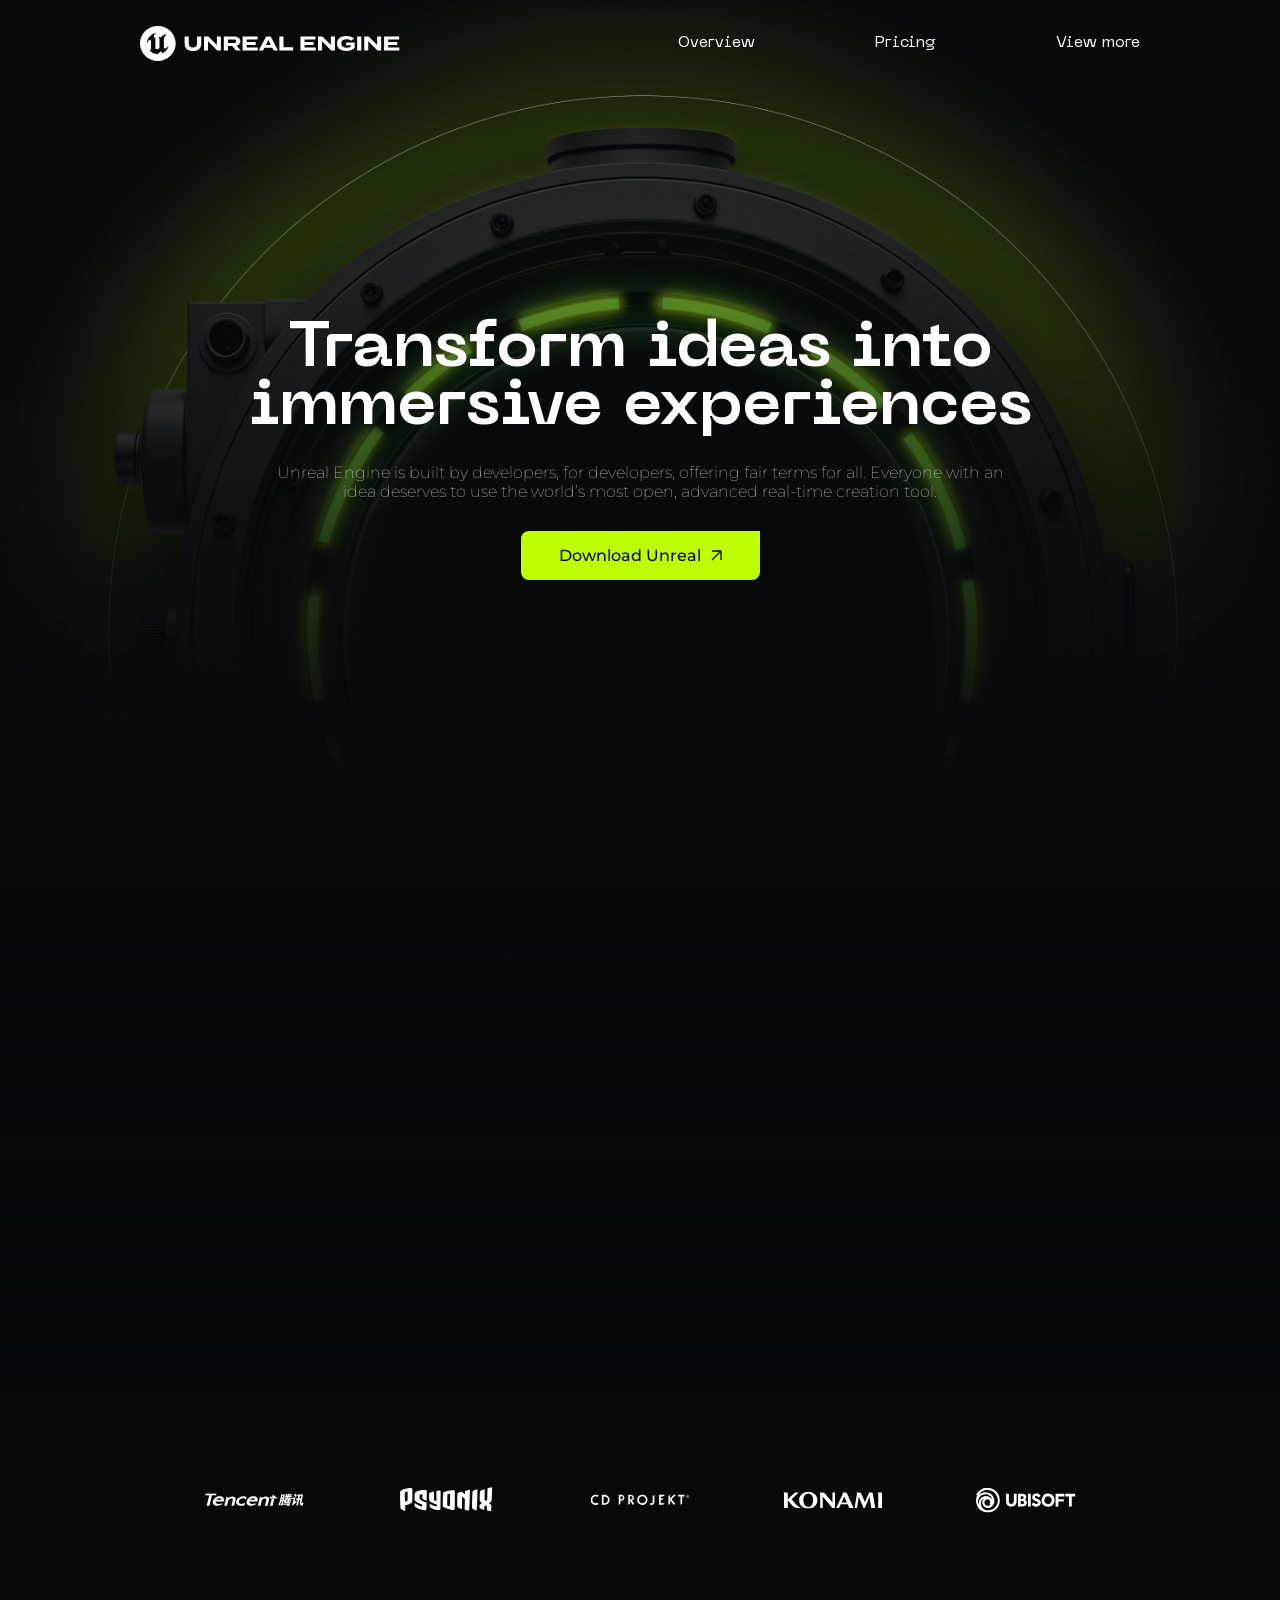
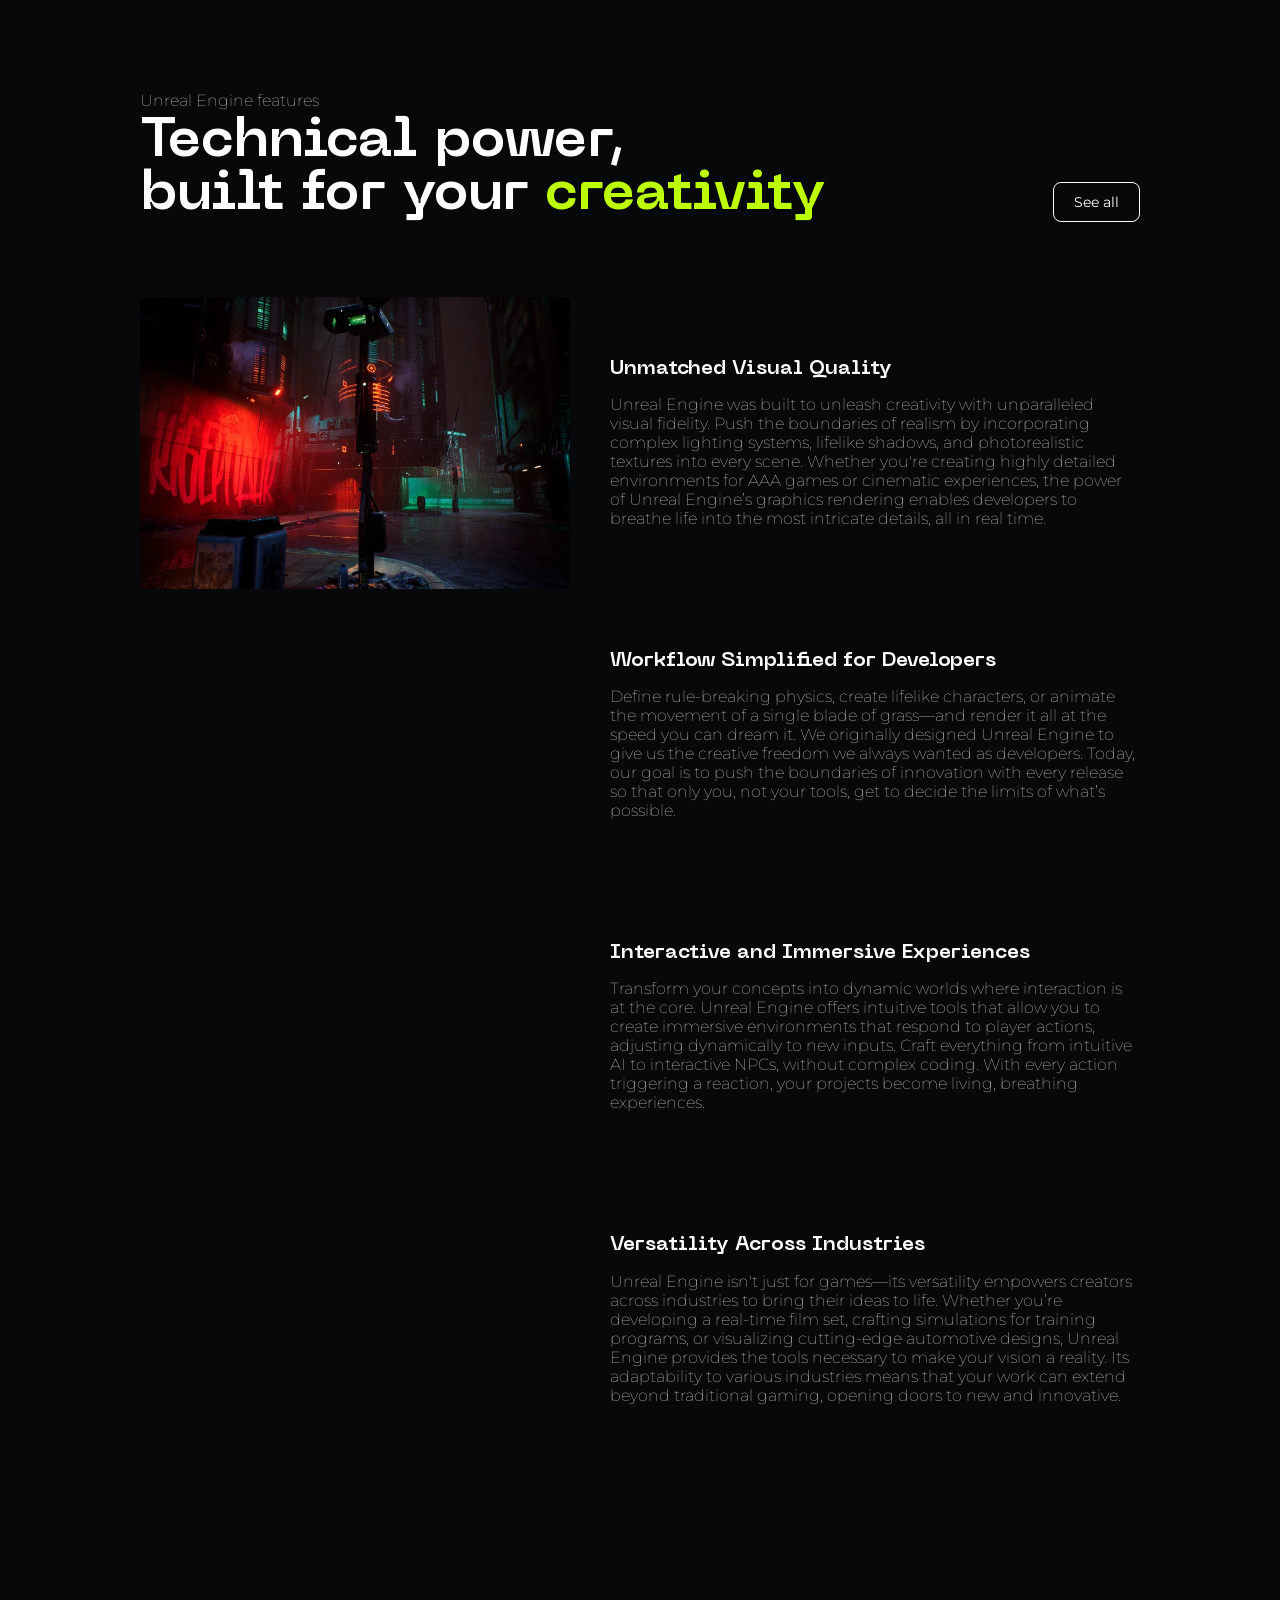
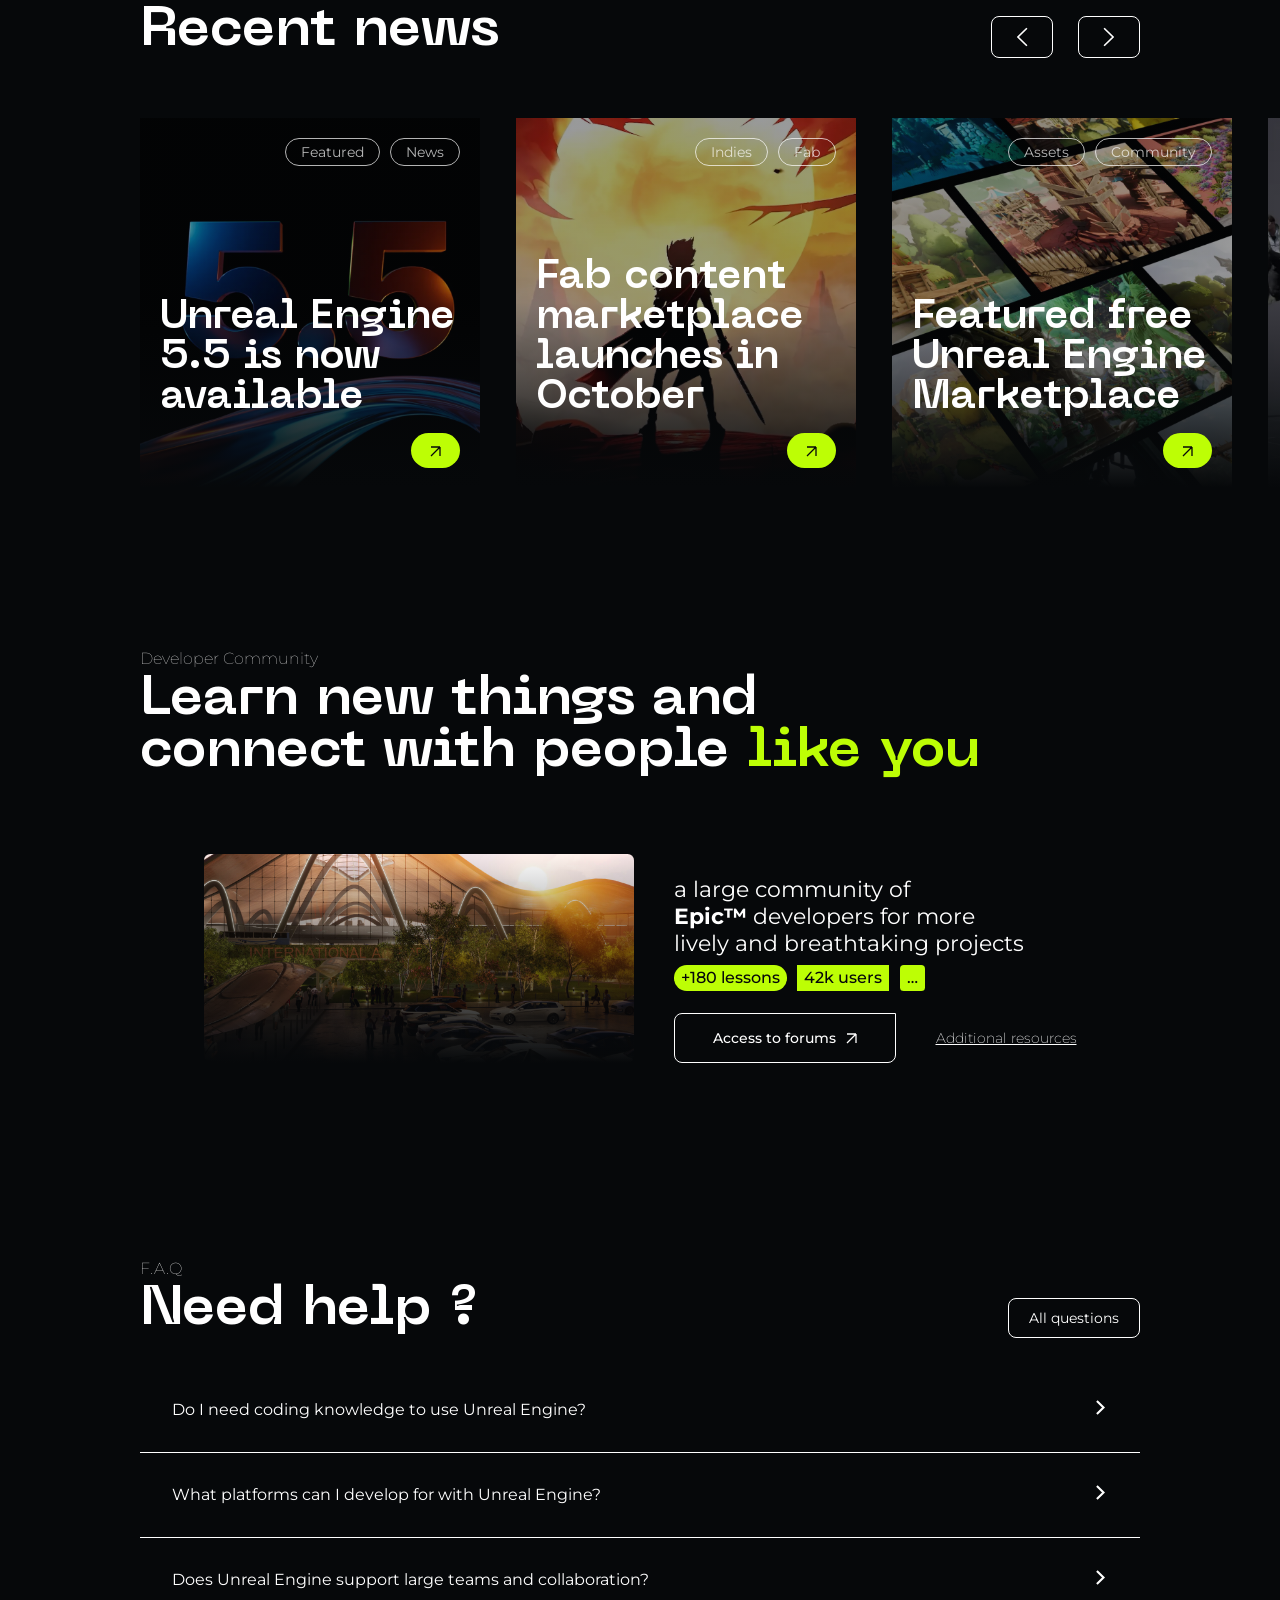
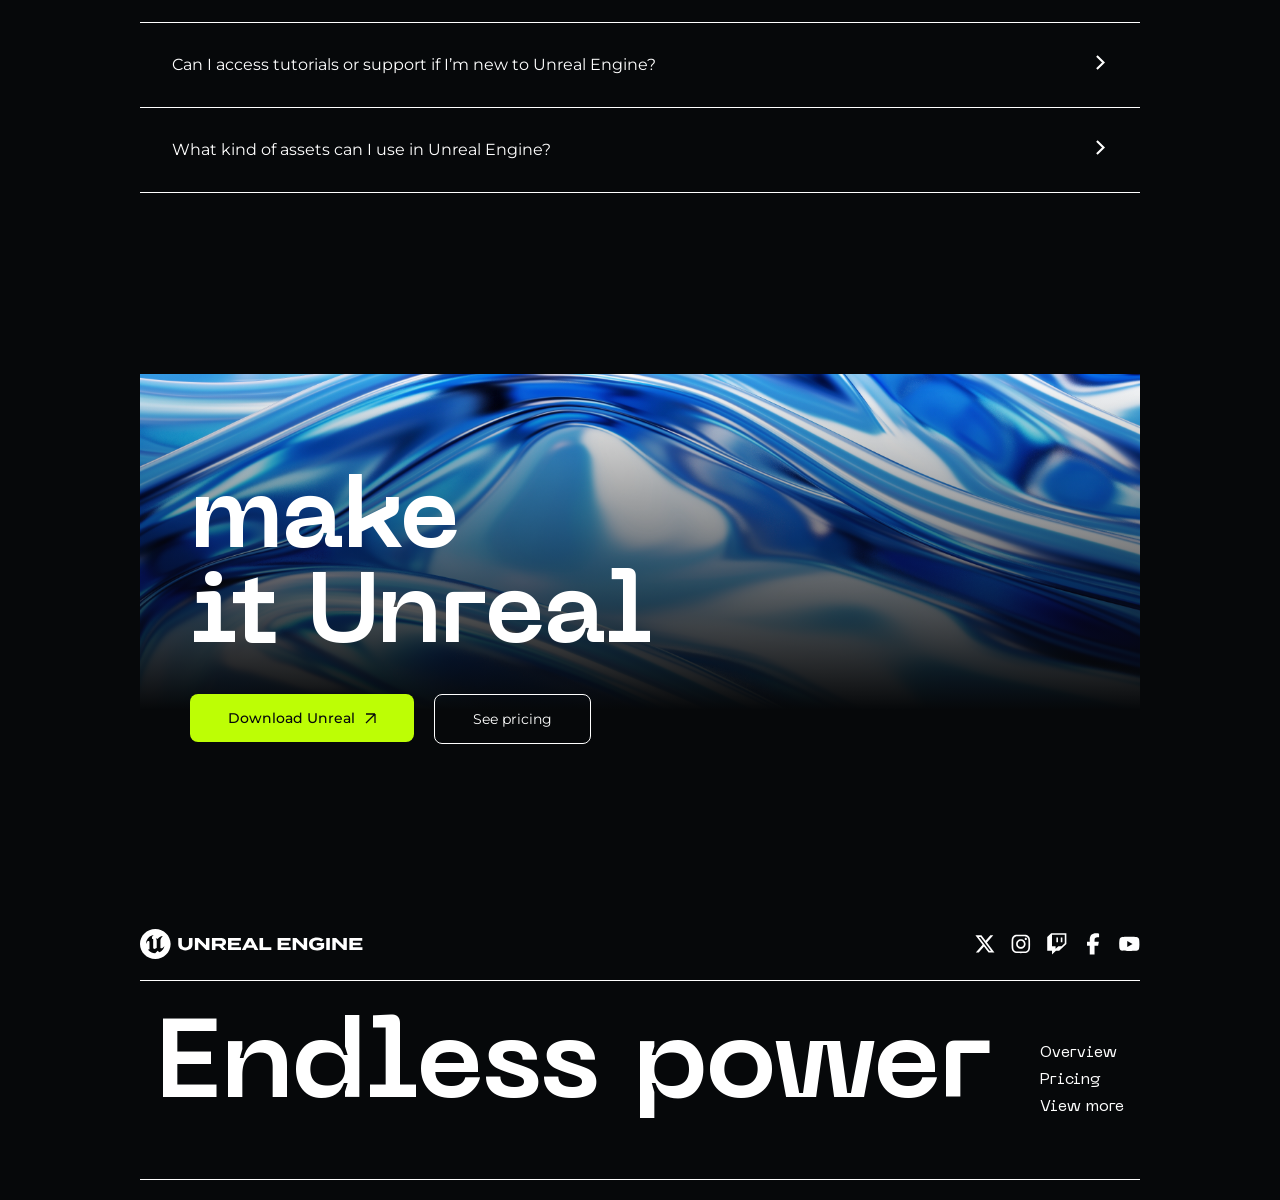
<file: index.html>
<!DOCTYPE html>
<html lang="fr">

<head>
    <meta charset="UTF-8">
    <meta name="viewport" content="width=device-width, initial-scale=1.0">
    <title>Unreal Engine - The most powerful real-time 3D creation tool on the market</title>
    <link rel="icon" type="image/png" href="images/favicon.png" />
    <link rel="preconnect" href="https://fonts.googleapis.com">
    <link rel="preconnect" href="https://fonts.gstatic.com" crossorigin>
    <link
        href="https://fonts.googleapis.com/css2?family=Forum&family=JetBrains+Mono:ital,wght@0,100..800;1,100..800&family=Montserrat:ital,wght@0,100..900;1,100..900&family=Rakkas&display=swap"
        rel="stylesheet">
    <link rel="stylesheet" href="style.css">
    <script src="https://code.jquery.com/jquery-3.6.0.min.js"></script>
</head>

<body class="no-scroll" id="body">

    <div id="loader">
        <div class="loader">
            <div class="loader__halo-blurred"></div>
            <div class="loader__halo"></div>
            <div class="loader__gradient-mask">
                <div class="loader__gradient"></div>
            </div>
            <div class="loader__glow"></div>
            <div class="loader__miniglow"></div>
        </div>
    </div>

    <!-- Header pour PC -->
    <header class="header-pc headeranim">
        <div id="sous-header-pc">
            <img src="images/ue-logo.svg" alt="Logo Unreal Engine" class="logo">
            <div id="menu-pc">
                <a class="nav-link" href="index.html">Overview</a>
                <a class="nav-link" href="tarif.html">Pricing</a>
                <a class="nav-link" href="more.html">View more</a>
            </div>
        </div>
    </header>

    <!-- Header pour Mobile -->
    <header class="header-mobile">
        <div class="container">
            <img src="images/ue-logo.svg" alt="Logo Unreal Engine" class="logo">
            <button class="menu-toggle" id="burger">
                <div class="bar top"></div>
                <div class="bar bottom"></div>
            </button>
        </div>
        <nav class="mobile-menu site-nav">
            <ul>
                <li><a class="nav-link" href="index.html">Vue d'ensemble</a></li>
                <li><a class="nav-link" href="tarif.html">Tarification</a></li>
                <li><a class="nav-link" href="more.html">En savoir plus</a></li>
            </ul>
        </nav>
    </header>

    <!-- Nouvelle section d'accueil -->
    <div class="full-height full-width flex full-centre" id="home">
        <h1>Transform ideas into <br> immersive experiences</h1>
        <h2>Unreal Engine is built by developers, for developers, offering fair terms for all. Everyone with an idea
            deserves to use the world’s most open, advanced real-time creation tool.</h2>
        <a href="tarif.html" class="button1 btn-hover" id="fbtn">
            <span>Download Unreal</span>
            <svg width="11" height="11" viewBox="0 0 11 11" stroke="#06080A" fill="none"
                xmlns="http://www.w3.org/2000/svg">
                <path d="M1 10.5L10 1.5M10 1.5H1M10 1.5V10.5" stroke-width="1.3" />
            </svg>
            <span></span>
        </a>
    </div>

    <div id="page">
        <div class="flex" id="second">
            <div class="s-video flex">
                <video class="background-video" autoplay muted loop playsinline>
                    <source src="images/video-accueil.mp4" type="video/mp4">
                    Your browser does not support the video tag.
                </video>
            </div>
            <div class="partner-logos flex">
                <img src="images/logos/logo-partner-1.svg" alt="Partner 1">
                <img src="images/logos/logo-partner-2.svg" alt="Partner 2">
                <img src="images/logos/logo-partner-3.svg" alt="Partner 3">
                <img src="images/logos/logo-partner-4.svg" alt="Partner 4">
                <img src="images/logos/logo-partner-5.svg" alt="Partner 5">
            </div>
        </div>

        <canva class="background-blur" id="backgroundBlur1"></canva>
        <canva class="background-blur" id="backgroundBlur2"></canva>
        <canva class="background-blur" id="backgroundBlur3"></canva>
        <canva class="background-blur" id="backgroundBlur4"></canva>
        <div class="full-width flex" id="third">
            <div class="flex sous">
                <div class="full-width flex th-fir">
                    <div class="flex">
                        <h3 class="subt-white">Unreal Engine features</h3>
                        <h2 class="t-white">Technical power,<br>built for your <span class="highlight">creativity</span>
                        </h2>
                    </div>
                    <div class="flex">
                        <a href="#" class="button2 btn-hover">
                            <span>See all</span>
                            <span></span>
                        </a>
                    </div>
                </div>
                <div class="full-width flex interactive-section" id="th-sec">
                    <div class="flex" id="th-sec1">
                        <div class="flex" id="image-display">

                        </div>
                    </div>
                    <div class="flex" id="th-sec2">
                        <div class="text-block" data-image="slider1.webp">
                            <h2>Unmatched Visual Quality</h2>
                            <p>Unreal Engine was built to unleash creativity with unparalleled visual fidelity. Push the boundaries of realism by incorporating complex lighting systems, lifelike shadows, and photorealistic textures into every scene. Whether you're creating highly detailed environments for AAA games or cinematic experiences, the power of Unreal Engine’s graphics rendering enables developers to breathe life into the most intricate details, all in real time.</p>
                        </div>
                        <div class="text-block" data-image="slider2.webp">
                            <h2>Workflow Simplified for Developers</h2>
                            <p>Define rule-breaking physics, create lifelike characters, or animate the movement of a
                                single blade of grass—and render it all at the speed you can dream it. We originally
                                designed Unreal Engine to give us the creative freedom we always wanted as developers.
                                Today, our goal is to push the boundaries of innovation with every release so that only
                                you, not your tools, get to decide the limits of what’s possible.</p>
                        </div>
                        <div class="text-block" data-image="slider3.webp">
                            <h2>Interactive and Immersive Experiences</h2>
                            <p>Transform your concepts into dynamic worlds where interaction is at the core. Unreal Engine offers intuitive tools that allow you to create immersive environments that respond to player actions, adjusting dynamically to new inputs. Craft everything from intuitive AI to interactive NPCs, without complex coding. With every action triggering a reaction, your projects become living, breathing experiences.</p>
                        </div>
                        <div class="text-block" data-image="slider4.webp">
                            <h2>Versatility Across Industries</h2>
                            <p>Unreal Engine isn't just for games—its versatility empowers creators across industries to bring their ideas to life. Whether you’re developing a real-time film set, crafting simulations for training programs, or visualizing cutting-edge automotive designs, Unreal Engine provides the tools necessary to make your vision a reality. Its adaptability to various industries means that your work can extend beyond traditional gaming, opening doors to new and innovative.</p>
                        </div>
                    </div>
                </div>
            </div>
        </div>

        <div class="full-width flex" id="seventh">
            <div class="flex sous">
                <div class="full-width flex th-fir">
                    <div class="flex">
                        <h2 class="t-white">Recent news</span>
                        </h2>
                    </div>
                    <div class="flex" id="btn-div">
                        <a class="button2 btn-hover" id="goleft">
                            <svg width="30" height="49" viewBox="0 0 30 49" fill="none" stroke="currentColor"
                                xmlns="http://www.w3.org/2000/svg">
                                <path d="M3 3L25 24.5L3 46" stroke-width="7" />
                            </svg>
                            <span></span>
                        </a>
                        <a class="button2 btn-hover" id="goright">
                            <svg width="30" height="49" viewBox="0 0 30 49" fill="none" stroke="currentColor"
                                xmlns="http://www.w3.org/2000/svg">
                                <path d="M3 3L25 24.5L3 46" stroke-width="7" />
                            </svg>
                            <span></span>
                        </a>
                    </div>
                </div>
                <div class="wrapper">
                    <div class="carousel">
                    </div>
                </div>
            </div>
        </div>

        <div class="full-width flex" id="sixth">
            <div class="flex sous">
                <div class="full-width flex th-fir">
                    <div class="flex">
                        <h3 class="subt-white">Developer Community</h3>
                        <h2 class="t-white">Learn new things and <br>
                            connect with people <span class="highlight">like you</span></h2>
                    </div>
                    <div class="flex">
                    </div>
                </div>
                <div class="full-width flex" id="si-two">
                    <div class="flex" id="si-sec1">
                        <div class="flex">
                        </div>
                    </div>
                    <div class="flex" id="si-sec2">
                        <div class="text-right">
                            <p>a large community of <br><strong>Epic™</strong>
                                developers for more<br> lively and breathtaking projects <br>
                                <span class="tik" id="tik-1">+180 lessons</span> <span class="tik" id="tik-2">42k
                                    users</span> <span class="tik" id="tik-3">…</span>
                            </p>
                        </div>
                        <div class="flex full-width" id="si-btn">
                            <a href="#" class="button1 btn-hover" id="sc">
                                <span>Access to forums</span>
                                <svg width="11" height="11" viewBox="0 0 11 11" stroke="#06080A" fill="none"
                                    xmlns="http://www.w3.org/2000/svg">
                                    <path d="M1 10.5L10 1.5M10 1.5H1M10 1.5V10.5" stroke-width="1.3" />
                                </svg>
                                <span></span>
                            </a>
                            <a href="#" class="simp-link">
                                <span>Additional resources</span>
                            </a>
                        </div>
                    </div>
                </div>
            </div>
        </div>

        <div class="full-width flex" id="fifth">
            <div class="flex sous">
                <div class="full-width flex th-fir">
                    <div class="flex">
                        <h3 class="subt-white">F.A.Q</h3>
                        <h2 class="t-white">Need help ?</h2>
                    </div>
                    <div class="flex">
                        <a href="#" class="button2 btn-hover">
                            <span>All questions</span>
                            <span></span>
                        </a>
                    </div>
                </div>
                <div class="container2">
                    <section class="accordion accordion--radio">
                        <div class="tab">
                            <input type="radio" name="accordion-2" id="rd1">
                            <label for="rd1" class="tab__label">Do I need coding knowledge to use Unreal Engine?</label>
                            <div class="tab__content">
                                <p>No! Unreal Engine includes the Blueprint visual scripting system, which allows you to create complex interactions without writing a single line of code. However, if you want more control, you can also use C++ for programming.
                                </p>
                            </div>
                        </div>
                        <div class="tab">
                            <input type="radio" name="accordion-2" id="rd2">
                            <label for="rd2" class="tab__label">What platforms can I develop for with Unreal Engine?</label>
                            <div class="tab__content">
                                <p>Unreal Engine supports a wide variety of platforms, including PC, consoles (PlayStation, Xbox, Nintendo), mobile (iOS, Android), AR/VR devices, and even web browsers. You can develop for nearly any modern platform.</p>
                            </div>
                        </div>
                        <div class="tab">
                            <input type="radio" name="accordion-2" id="rd3">
                            <label for="rd3" class="tab__label">Does Unreal Engine support large teams and collaboration?</label>
                            <div class="tab__content">
                                <p>Yes, Unreal Engine has built-in tools for version control and collaboration, making it easy for teams of any size to work together. Features like Multi-User Editing enable seamless teamwork, even in real-time.</p>
                            </div>
                        </div>
                        <div class="tab">
                            <input type="radio" name="accordion-2" id="rd4">
                            <label for="rd4" class="tab__label">Can I access tutorials or support if I’m new to Unreal Engine?</label>
                            <div class="tab__content">
                                <p>Absolutely! Unreal Engine offers extensive free learning resources, including official documentation, video tutorials, and forums. You can also join a supportive community of developers and creators for additional help.</p>
                            </div>
                        </div>
                        <div class="tab">
                            <input type="radio" name="accordion-2" id="rd5">
                            <label for="rd5" class="tab__label">What kind of assets can I use in Unreal Engine?</label>
                            <div class="tab__content">
                                <p>Unreal Engine offers access to the Unreal Marketplace, where you can find thousands of free and paid assets, including models, animations, textures, and sounds. Additionally, it provides Quixel Megascans, a massive library of high-quality photorealistic assets available for free.</p>
                            </div>
                        </div>
                        <div class="tab">
                            <input type="radio" name="accordion-2" id="rd6" checked="checked">
                            <label for="rd6" class="tab__close">Close open tab &times;</label>
                        </div>
                    </section>
                </div>
            </div>
        </div>

        <div class="full-width flex" id="fourth">
            <div class="flex sous">
                <h2>make<br>it Unreal</h2>
                <div class="flex" id="div-btn">
                    <a href="tarif.html" class="button1 btn-hover">
                        <span>Download Unreal</span>
                        <svg width="11" height="11" viewBox="0 0 11 11" stroke="#06080A" fill="none"
                            xmlns="http://www.w3.org/2000/svg">
                            <path d="M1 10.5L10 1.5M10 1.5H1M10 1.5V10.5" stroke-width="1.3" />
                        </svg>
                        <span></span>
                    </a>
                    <a href="#" class="button2 btn-hover">
                        <span>See pricing</span>
                        <span></span>
                    </a>
                </div>
            </div>
        </div>
        <div class="full-width flex" id="footer">
            <div class="flex sous">
                <div class="full-width flex f" id="f1">
                    <img src="images/ue-logo.svg" alt="Logo Unreal Engine" class="logo">
                    <div class="flex">
                        <div class="rs">
                            <svg width="26" height="26" viewBox="0 0 26 26" fill="white"
                                xmlns="http://www.w3.org/2000/svg">
                                <path
                                    d="M19.3789 2.75098H22.8262L15.2969 11.3545L24.1543 23.0635H17.2207L11.7861 15.9639L5.5752 23.0635H2.12305L10.1748 13.8594L1.68359 2.75098H8.79297L13.7002 9.24023L19.3789 2.75098ZM18.168 21.0029H20.0771L7.75293 4.7041H5.70215L18.168 21.0029Z" />
                            </svg>
                        </div>
                        <div class="rs">
                            <svg width="23" height="26" viewBox="0 0 23 26" fill="white"
                                xmlns="http://www.w3.org/2000/svg">
                                <path
                                    d="M11.3174 7.29199C8.21191 7.29199 5.70703 9.79688 5.70703 12.9023C5.70703 16.0078 8.21191 18.5127 11.3174 18.5127C14.4229 18.5127 16.9277 16.0078 16.9277 12.9023C16.9277 9.79688 14.4229 7.29199 11.3174 7.29199ZM11.3174 16.5498C9.31055 16.5498 7.66992 14.9141 7.66992 12.9023C7.66992 10.8906 9.30566 9.25488 11.3174 9.25488C13.3291 9.25488 14.9648 10.8906 14.9648 12.9023C14.9648 14.9141 13.3242 16.5498 11.3174 16.5498ZM18.4658 7.0625C18.4658 7.79004 17.8799 8.37109 17.1572 8.37109C16.4297 8.37109 15.8486 7.78516 15.8486 7.0625C15.8486 6.33984 16.4346 5.75391 17.1572 5.75391C17.8799 5.75391 18.4658 6.33984 18.4658 7.0625ZM22.1816 8.39062C22.0986 6.6377 21.6982 5.08496 20.4141 3.80566C19.1348 2.52637 17.582 2.12598 15.8291 2.03809C14.0225 1.93555 8.60742 1.93555 6.80078 2.03809C5.05273 2.12109 3.5 2.52148 2.21582 3.80078C0.931641 5.08008 0.536133 6.63281 0.448242 8.38574C0.345703 10.1924 0.345703 15.6074 0.448242 17.4141C0.53125 19.167 0.931641 20.7197 2.21582 21.999C3.5 23.2783 5.04785 23.6787 6.80078 23.7666C8.60742 23.8691 14.0225 23.8691 15.8291 23.7666C17.582 23.6836 19.1348 23.2832 20.4141 21.999C21.6934 20.7197 22.0938 19.167 22.1816 17.4141C22.2842 15.6074 22.2842 10.1973 22.1816 8.39062ZM19.8477 19.3525C19.4668 20.3096 18.7295 21.0469 17.7676 21.4326C16.3271 22.0039 12.9092 21.8721 11.3174 21.8721C9.72559 21.8721 6.30273 21.999 4.86719 21.4326C3.91016 21.0518 3.17285 20.3145 2.78711 19.3525C2.21582 17.9121 2.34766 14.4941 2.34766 12.9023C2.34766 11.3105 2.2207 7.8877 2.78711 6.45215C3.16797 5.49512 3.90527 4.75781 4.86719 4.37207C6.30762 3.80078 9.72559 3.93262 11.3174 3.93262C12.9092 3.93262 16.332 3.80566 17.7676 4.37207C18.7246 4.75293 19.4619 5.49023 19.8477 6.45215C20.4189 7.89258 20.2871 11.3105 20.2871 12.9023C20.2871 14.4941 20.4189 17.917 19.8477 19.3525Z" />
                            </svg>
                        </div>
                        <div class="rs">
                            <svg width="26" height="26" viewBox="0 0 26 26" fill="white"
                                xmlns="http://www.w3.org/2000/svg">
                                <path
                                    d="M19.3516 5.46094H17.4619V10.8174H19.3467L19.3516 5.46094ZM14.166 5.43652H12.2812V10.7979H14.166V5.43652ZM6.14844 0.407227L1.43652 4.87012V20.9443H7.09082V25.4072L11.8027 20.9443H15.5771L24.0635 12.9072V0.407227H6.14844ZM22.1787 12.0186L18.4092 15.5879H14.6348L11.334 18.7129V15.5879H7.09082V2.19434H22.1787V12.0186Z" />
                            </svg>
                        </div>
                        <div class="rs">
                            <svg width="16" height="26" viewBox="0 0 16 26" fill="white"
                                xmlns="http://www.w3.org/2000/svg">
                                <path
                                    d="M4.15625 15.0215V25.4072H9.82031V15.0215H14.0439L14.9229 10.2461H9.82031V8.55664C9.82031 6.03223 10.8115 5.06543 13.3701 5.06543C14.166 5.06543 14.8057 5.08496 15.1768 5.12402V0.792969C14.4785 0.602539 12.7695 0.407227 11.7832 0.407227C6.56348 0.407227 4.15625 2.87305 4.15625 8.19043V10.2461H0.933594V15.0215H4.15625Z" />
                            </svg>
                        </div>
                        <div class="rs">
                            <svg width="29" height="26" viewBox="0 0 29 26" fill="white"
                                xmlns="http://www.w3.org/2000/svg">
                                <path
                                    d="M27.7158 6.4668C27.4082 5.30957 26.5049 4.40137 25.3574 4.09375C23.2773 3.53223 14.9375 3.53223 14.9375 3.53223C14.9375 3.53223 6.59766 3.53223 4.51758 4.09375C3.37012 4.40137 2.4668 5.30957 2.15918 6.4668C1.60254 8.56152 1.60254 12.9268 1.60254 12.9268C1.60254 12.9268 1.60254 17.292 2.15918 19.3867C2.4668 20.5439 3.37012 21.4131 4.51758 21.7207C6.59766 22.2822 14.9375 22.2822 14.9375 22.2822C14.9375 22.2822 23.2773 22.2822 25.3574 21.7207C26.5049 21.4131 27.4082 20.5391 27.7158 19.3867C28.2725 17.292 28.2725 12.9268 28.2725 12.9268C28.2725 12.9268 28.2725 8.56152 27.7158 6.4668ZM12.2129 16.8916V8.96191L19.1807 12.9268L12.2129 16.8916Z" />
                            </svg>
                        </div>
                    </div>
                </div>
                <div class="full-width flex f" id="f2">
                    <h5>Endless power</h5>
                    <div class="flex">
                        <a class="nav-link" href="index.html">Overview</a>
                        <a class="nav-link" href="tarif.html">Pricing</a>
                        <a class="nav-link" href="more.html">View more</a>
                    </div>

                </div>
                <div class="full-width flex f" id="f3">
                    <div class="flex" id="s">
                        <span class="wobble">© 2024, Epic Games, Inc. All rights reserved. Unreal and its logo are
                            Epic’s trademarks or registered trademarks in the US and elsewhere.</span>
                        <div class="flex">
                            <a class="nav-link" href="#">Terms of service</a>
                            <a class="nav-link" href="#">Privacy policy</a>
                            <a class="nav-link" href="#">Safety & security</a>
                        </div>
                    </div>
                    <a class="flex" id="as" href="#body">
                        <span>Back to top</span>
                        <div class="flex">
                            <svg width="30" height="49" viewBox="0 0 30 49" fill="none" stroke="currentColor"
                                xmlns="http://www.w3.org/2000/svg">
                                <path d="M3 3L25 24.5L3 46" stroke-width="7" />
                            </svg>
                        </div>
                    </a>
                </div>
            </div>
        </div>
    </div>

    <script src="script.js"></script>
</body>

</html>
</file>
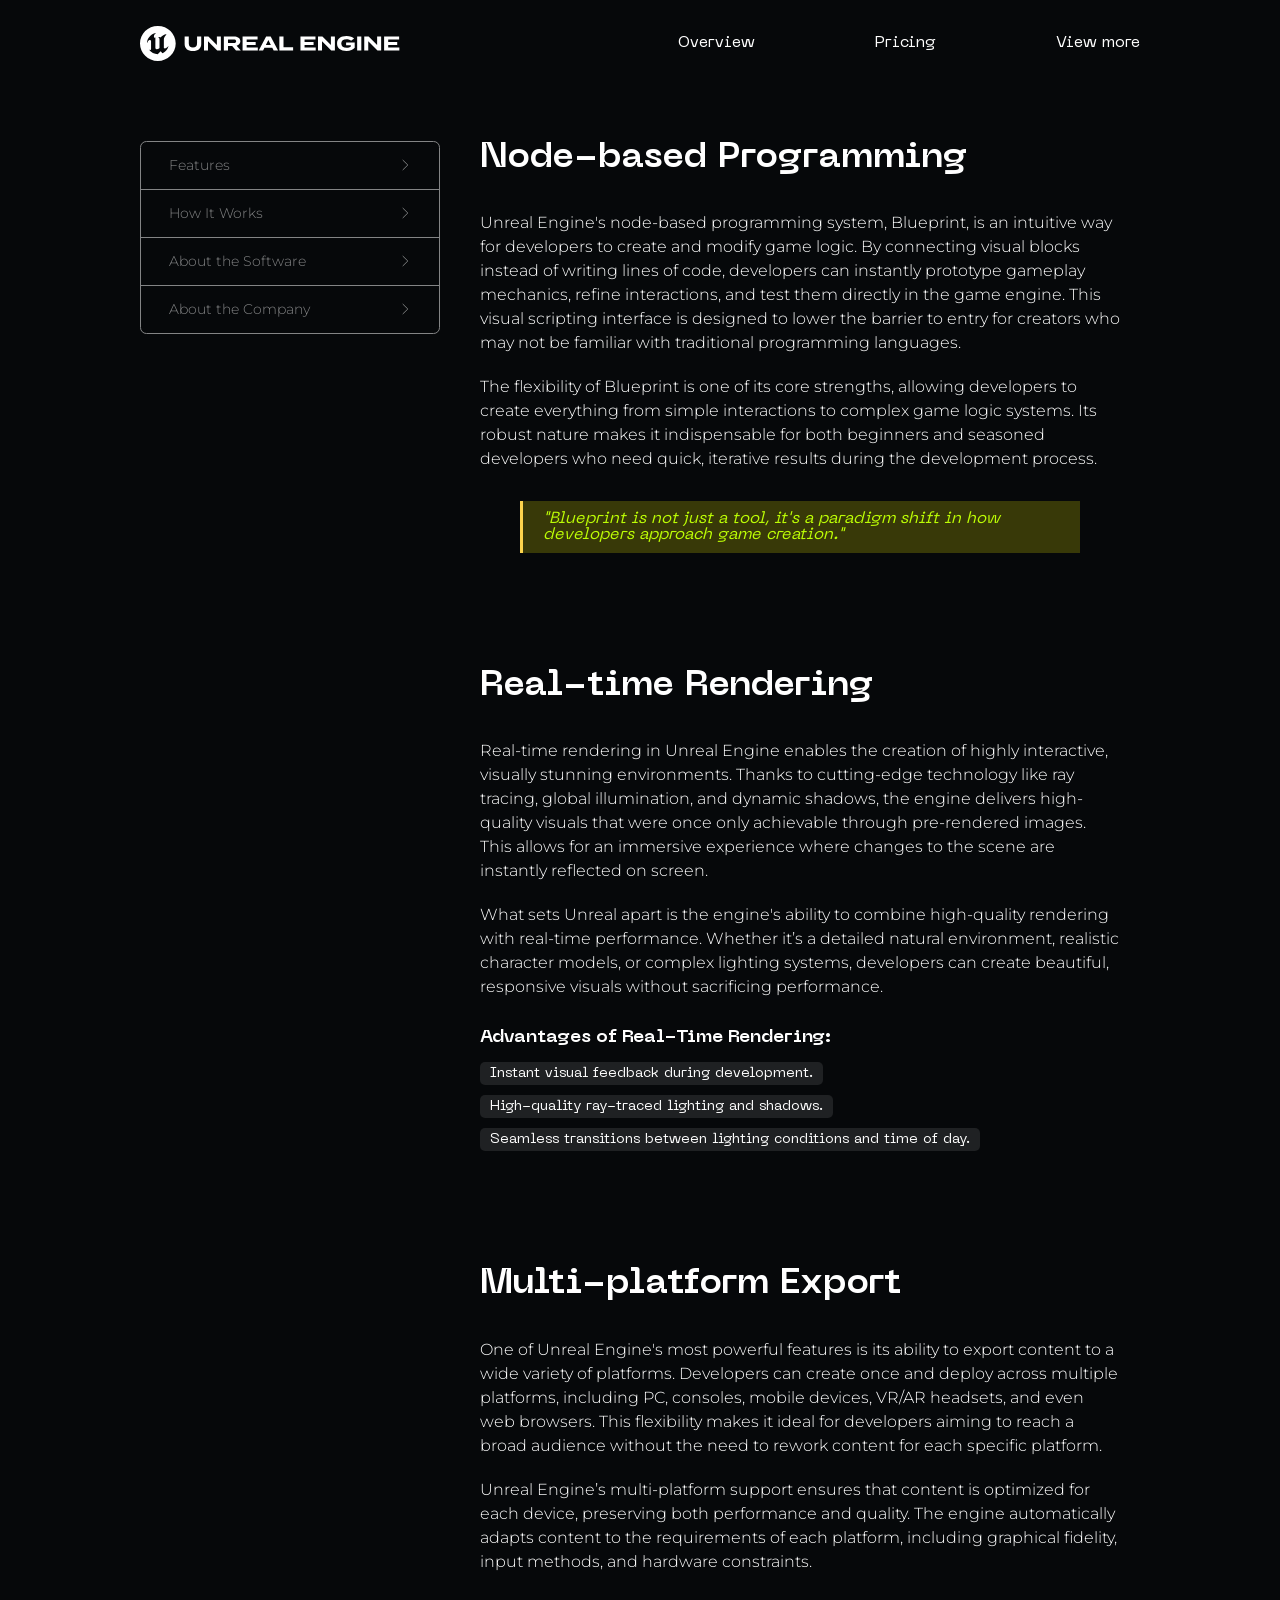
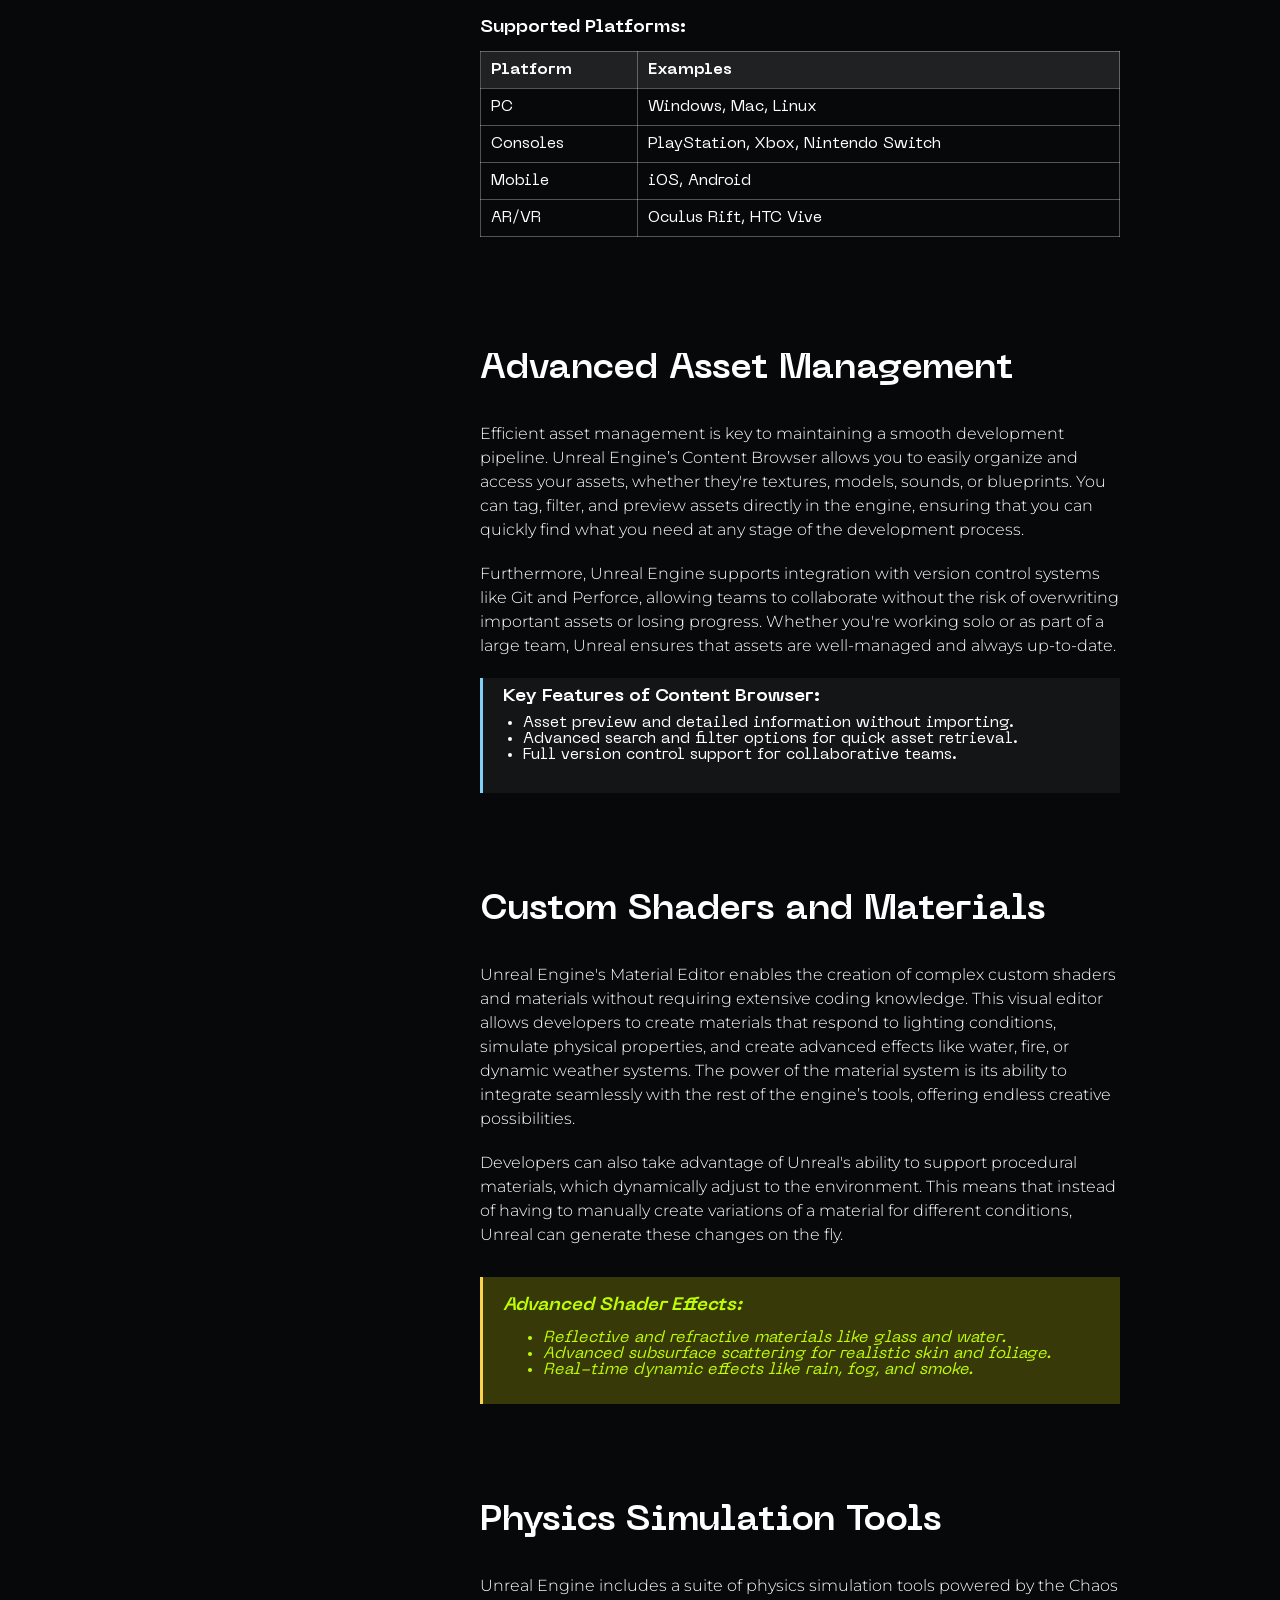
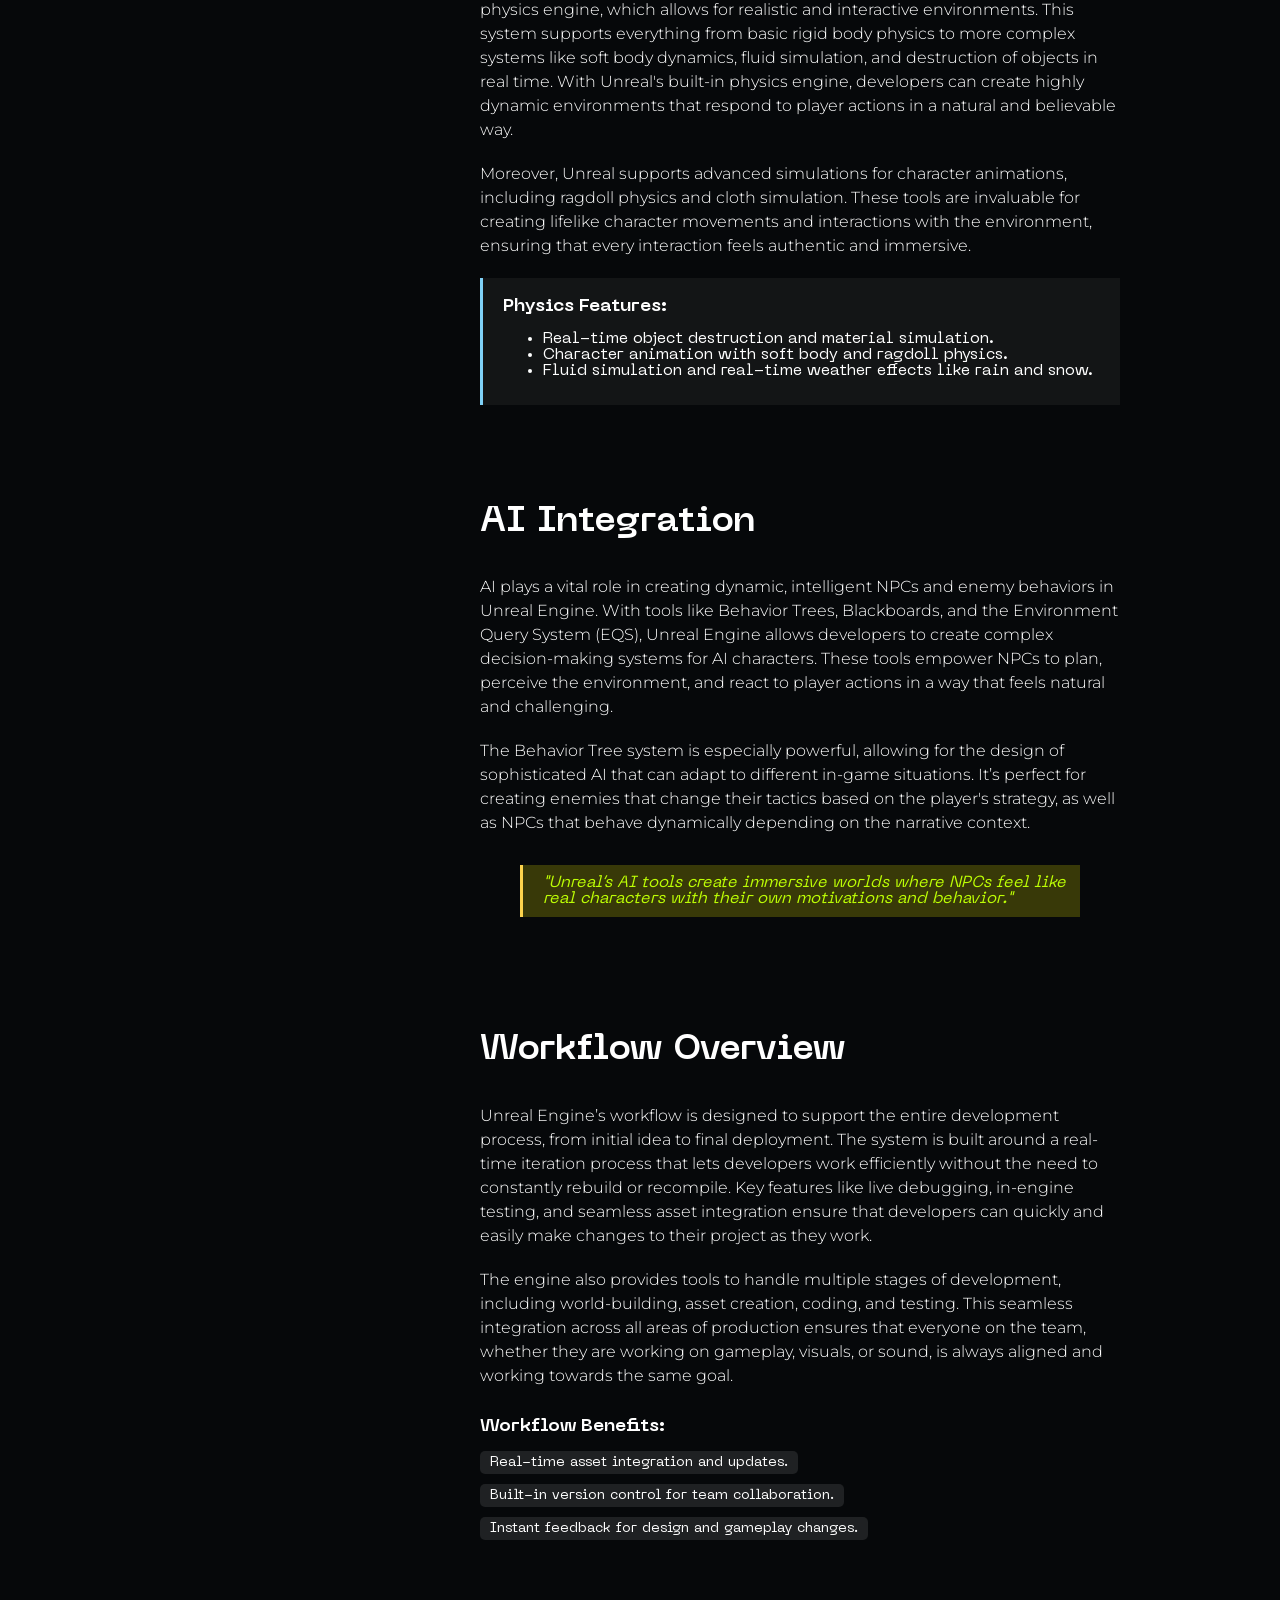
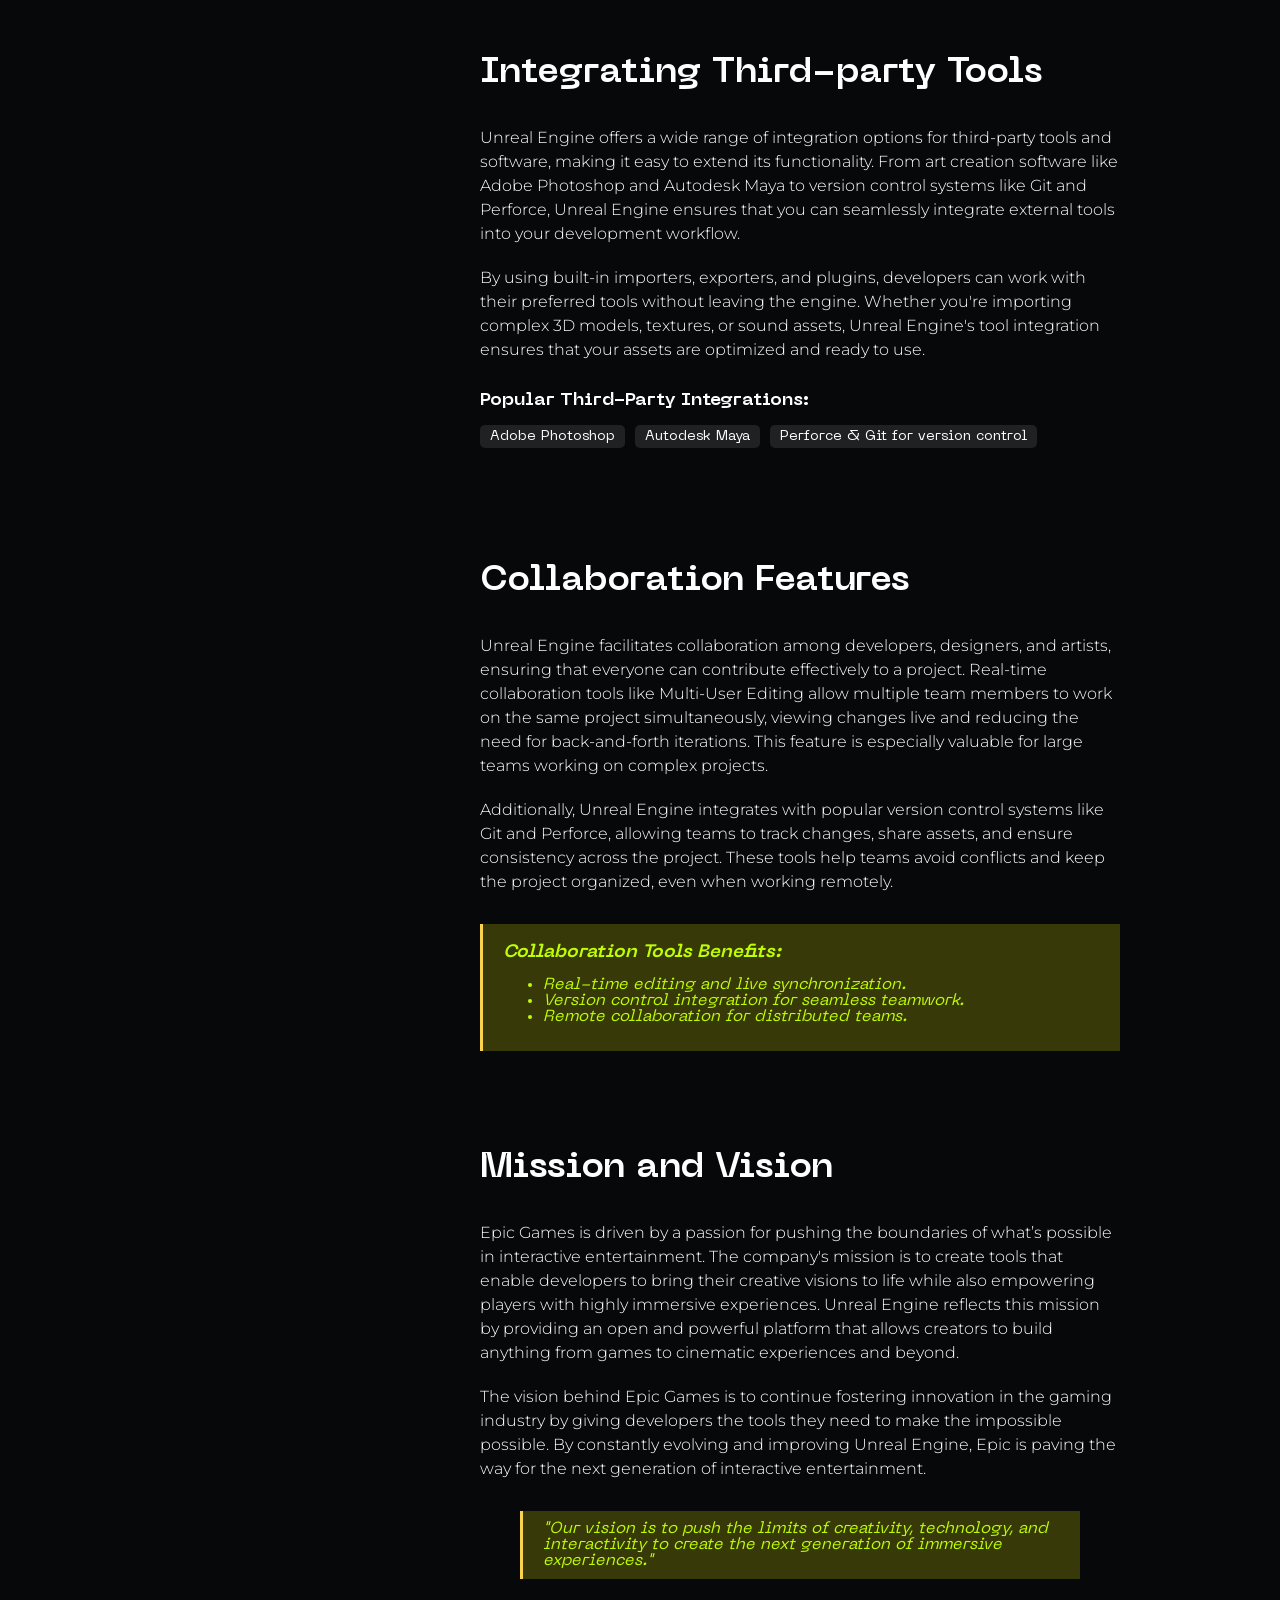
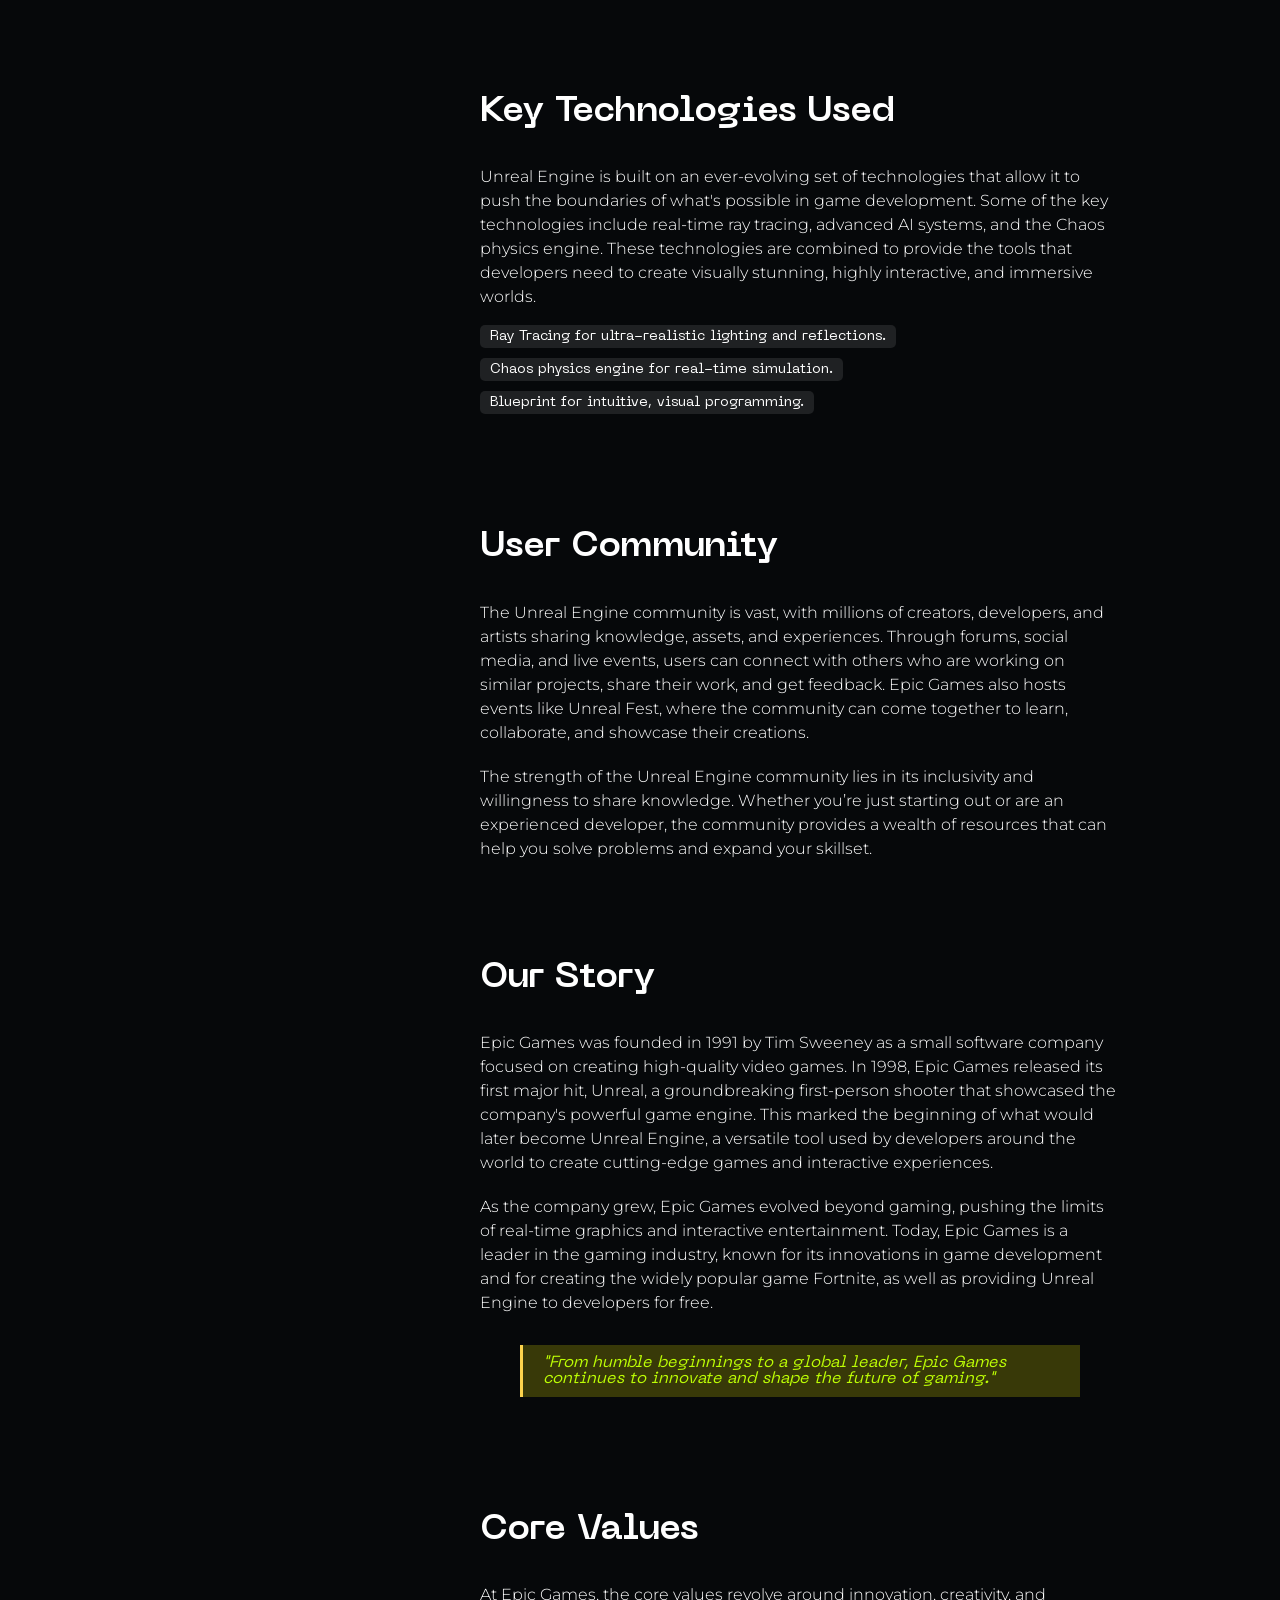
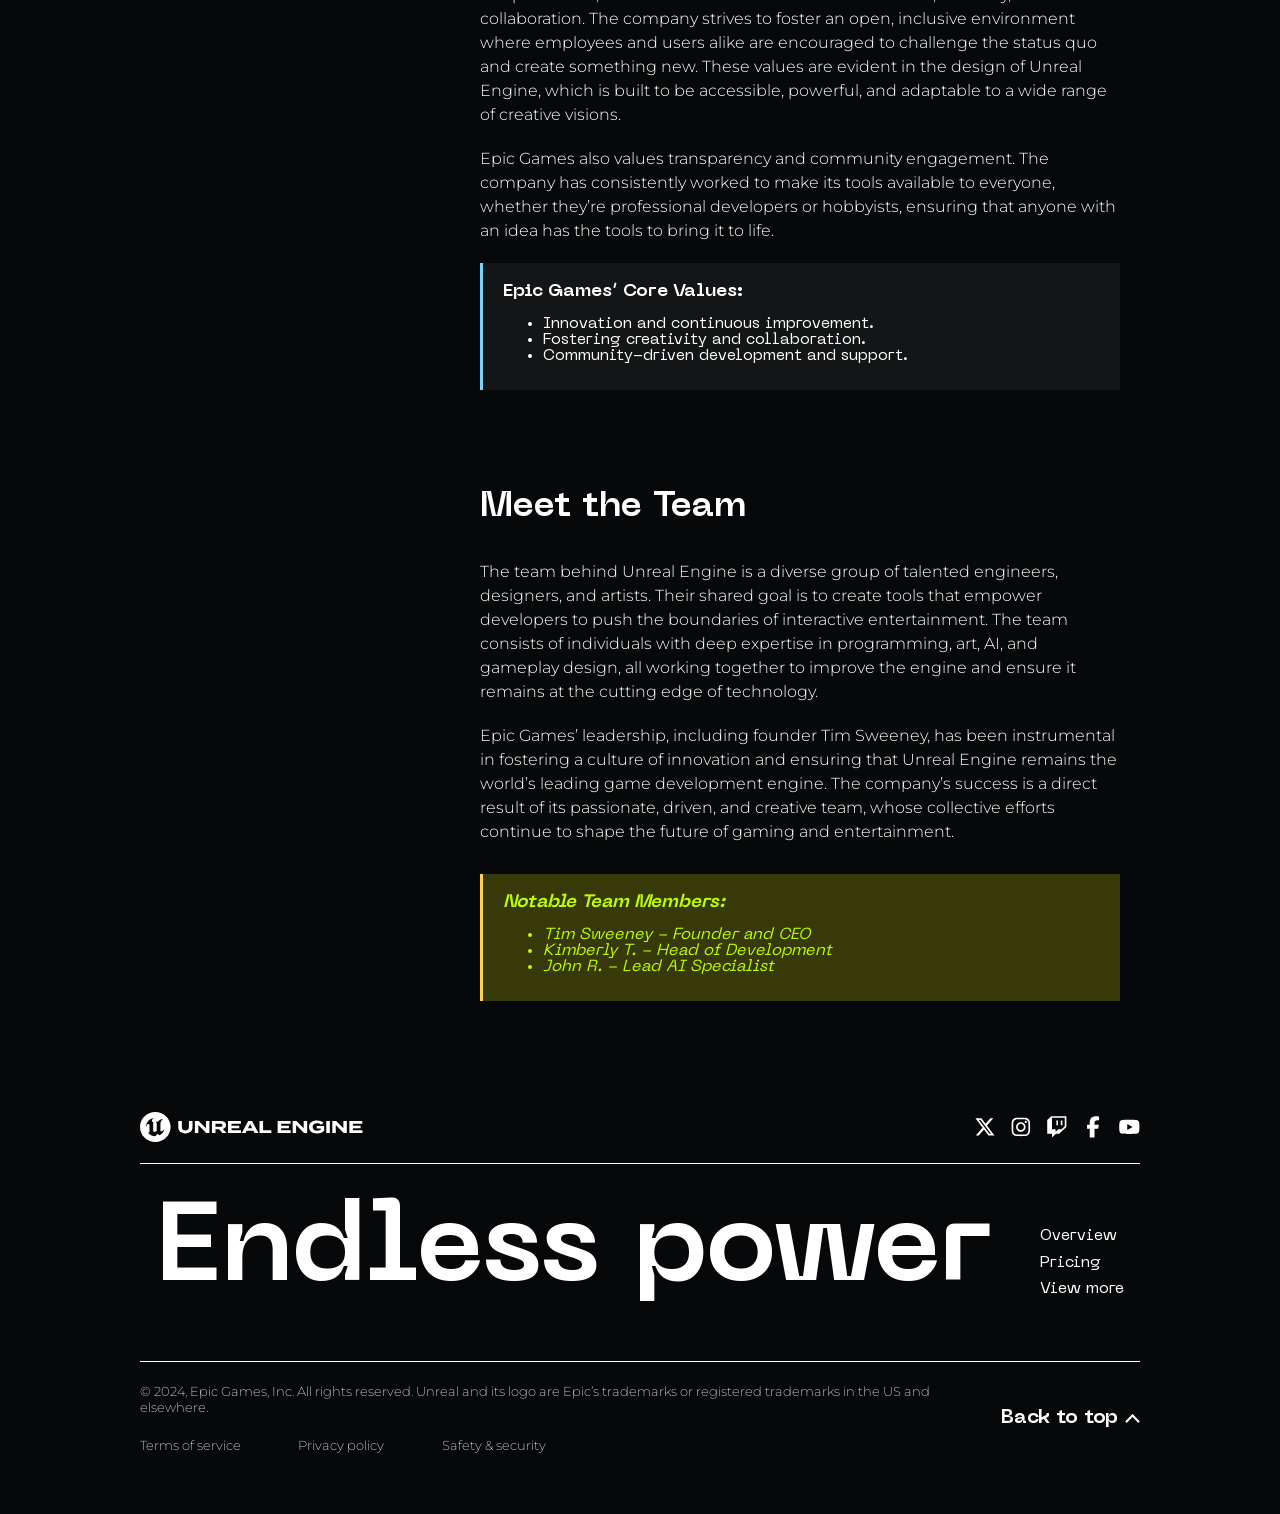
<file: more.html>
<!DOCTYPE html>
<html lang="fr">

<head>
    <meta charset="UTF-8">
    <meta name="viewport" content="width=device-width, initial-scale=1.0">
    <title>View more - Unreal Engine</title>
    <link rel="icon" type="image/png" href="images/favicon.png" />
    <link rel="preconnect" href="https://fonts.googleapis.com">
    <link rel="preconnect" href="https://fonts.gstatic.com" crossorigin>
    <link
        href="https://fonts.googleapis.com/css2?family=Forum&family=JetBrains+Mono:ital,wght@0,100..800;1,100..800&family=Montserrat:ital,wght@0,100..900;1,100..900&family=Rakkas&display=swap"
        rel="stylesheet">
    <link rel="stylesheet" href="style.css">
    <link rel="stylesheet" href="style-tarif.css">
    <link rel="stylesheet" href="style-more.css">
    <script src="https://code.jquery.com/jquery-3.6.0.min.js"></script>
</head>

<body class="no-scroll" id="body">

    <div id="loader">
        <div class="loader">
            <div class="loader__halo-blurred"></div>
            <div class="loader__halo"></div>
            <div class="loader__gradient-mask">
                <div class="loader__gradient"></div>
            </div>
            <div class="loader__glow"></div>
            <div class="loader__miniglow"></div>
        </div>
    </div>

    <!-- Header pour PC -->
    <header class="header-pc header headeranim">
        <div id="sous-header-pc">
            <img src="images/ue-logo.svg" alt="Logo Unreal Engine" class="logo">
            <div id="menu-pc">
                <a class="nav-link" href="index.html">Overview</a>
                <a class="nav-link" href="tarif.html">Pricing</a>
                <a class="nav-link" href="more.html">View more</a>
            </div>
        </div>
    </header>

    <!-- Header pour Mobile -->
    <header class="header-mobile">
        <div class="container">
            <img src="images/ue-logo.svg" alt="Logo Unreal Engine" class="logo">
            <button class="menu-toggle" id="burger">
                <div class="bar top"></div>
                <div class="bar bottom"></div>
            </button>
        </div>
        <nav class="mobile-menu site-nav">
            <ul>
                <li><a class="nav-link" href="index.html">Vue d'ensemble</a></li>
                <li><a class="nav-link" href="tarif.html">Tarification</a></li>
                <li><a class="nav-link" href="more.html">En savoir plus</a></li>
            </ul>
        </nav>
    </header>

    <div class="flex full-width" id="main-more">
        <div class="flex sous">
            <div class="flex more-page full-width">
                <div class="flex sommaire">
                    <section class="accordion acc2 accordion--radio">
                        <div class="tab">
                            <input type="radio" name="accordion-2" id="rd1">
                            <label for="rd1" class="tab__label">Features</label>
                            <div class="tab__content">
                                <ul>
                                    <li><a href="#node-programming">Node-based Programming</a></li>
                                    <li><a href="#real-time-rendering">Real-time Rendering</a></li>
                                    <li><a href="#multi-platform">Multi-platform Export</a></li>
                                    <li><a href="#asset-management">Advanced Asset Management</a></li>
                                    <li><a href="#custom-shaders">Custom Shaders and Materials</a></li>
                                    <li><a href="#physics-simulation">Physics Simulation Tools</a></li>
                                    <li><a href="#ai-integration">AI Integration</a></li>
                                </ul>
                            </div>
                        </div>

                        <div class="tab">
                            <input type="radio" name="accordion-2" id="rd2">
                            <label for="rd2" class="tab__label">How It Works</label>
                            <div class="tab__content">
                                <ul>
                                    <li><a href="#workflow-overview">Workflow Overview</a></li>
                                    <li><a href="#third-party-tools">Integrating Third-party Tools</a></li>
                                    <li><a href="#collaboration-features">Collaboration Features</a></li>
                                </ul>
                            </div>
                        </div>

                        <div class="tab">
                            <input type="radio" name="accordion-2" id="rd3">
                            <label for="rd3" class="tab__label">About the Software</label>
                            <div class="tab__content">
                                <ul>
                                    <li><a href="#mission-vision">Mission and Vision</a></li>
                                    <li><a href="#key-technologies">Key Technologies Used</a></li>
                                    <li><a href="#user-community">User Community</a></li>
                                </ul>
                            </div>
                        </div>

                        <div class="tab">
                            <input type="radio" name="accordion-2" id="rd4">
                            <label for="rd4" class="tab__label">About the Company</label>
                            <div class="tab__content">
                                <ul>
                                    <li><a href="#our-story">Our Story</a></li>
                                    <li><a href="#core-values">Core Values</a></li>
                                    <li><a href="#meet-team">Meet the Team</a></li>
                                </ul>
                            </div>
                        </div>
                    </section>

                </div>

                <div class="flex sous-page">
                    <!-- Features -->
                    <div class="flex sec-s-more" id="node-programming">
                        <h5>Node-based Programming</h5>
                        <p>Unreal Engine's node-based programming system, Blueprint, is an intuitive way for developers
                            to create and modify game logic. By connecting visual blocks instead of writing lines of
                            code, developers can instantly prototype gameplay mechanics, refine interactions, and test
                            them directly in the game engine. This visual scripting interface is designed to lower the
                            barrier to entry for creators who may not be familiar with traditional programming
                            languages.</p>
                        <p>The flexibility of Blueprint is one of its core strengths, allowing developers to create
                            everything from simple interactions to complex game logic systems. Its robust nature makes
                            it indispensable for both beginners and seasoned developers who need quick, iterative
                            results during the development process.</p>
                        <blockquote class="highlight">
                            "Blueprint is not just a tool, it's a paradigm shift in how developers approach game
                            creation."
                        </blockquote>
                    </div>

                    <div class="flex sec-s-more" id="real-time-rendering">
                        <h5>Real-time Rendering</h5>
                        <p>Real-time rendering in Unreal Engine enables the creation of highly interactive, visually
                            stunning environments. Thanks to cutting-edge technology like ray tracing, global
                            illumination, and dynamic shadows, the engine delivers high-quality visuals that were once
                            only achievable through pre-rendered images. This allows for an immersive experience where
                            changes to the scene are instantly reflected on screen.</p>
                        <p>What sets Unreal apart is the engine's ability to combine high-quality rendering with
                            real-time performance. Whether it’s a detailed natural environment, realistic character
                            models, or complex lighting systems, developers can create beautiful, responsive visuals
                            without sacrificing performance.</p>

                            <h6>Advantages of Real-Time Rendering:</h6>
                            <ul class="custom-list-inline">
                                <li>Instant visual feedback during development.</li>
                                <li>High-quality ray-traced lighting and shadows.</li>
                                <li>Seamless transitions between lighting conditions and time of day.</li>
                            </ul>

                    </div>

                    <div class="flex sec-s-more" id="multi-platform">
                        <h5>Multi-platform Export</h5>
                        <p>One of Unreal Engine's most powerful features is its ability to export content to a wide
                            variety of platforms. Developers can create once and deploy across multiple platforms,
                            including PC, consoles, mobile devices, VR/AR headsets, and even web browsers. This
                            flexibility makes it ideal for developers aiming to reach a broad audience without the need
                            to rework content for each specific platform.</p>
                        <p>Unreal Engine’s multi-platform support ensures that content is optimized for each device,
                            preserving both performance and quality. The engine automatically adapts content to the
                            requirements of each platform, including graphical fidelity, input methods, and hardware
                            constraints.</p>
                        <div class="table-wrapper">
                            <h6>Supported Platforms:</h6>
                            <table>
                                <tr>
                                    <th>Platform</th>
                                    <th>Examples</th>
                                </tr>
                                <tr>
                                    <td>PC</td>
                                    <td>Windows, Mac, Linux</td>
                                </tr>
                                <tr>
                                    <td>Consoles</td>
                                    <td>PlayStation, Xbox, Nintendo Switch</td>
                                </tr>
                                <tr>
                                    <td>Mobile</td>
                                    <td>iOS, Android</td>
                                </tr>
                                <tr>
                                    <td>AR/VR</td>
                                    <td>Oculus Rift, HTC Vive</td>
                                </tr>
                            </table>
                        </div>
                    </div>

                    <div class="flex sec-s-more" id="asset-management">
                        <h5>Advanced Asset Management</h5>
                        <p>Efficient asset management is key to maintaining a smooth development pipeline. Unreal
                            Engine’s Content Browser allows you to easily organize and access your assets, whether
                            they're textures, models, sounds, or blueprints. You can tag, filter, and preview assets
                            directly in the engine, ensuring that you can quickly find what you need at any stage of the
                            development process.</p>
                        <p>Furthermore, Unreal Engine supports integration with version control systems like Git and
                            Perforce, allowing teams to collaborate without the risk of overwriting important assets or
                            losing progress. Whether you're working solo or as part of a large team, Unreal ensures that
                            assets are well-managed and always up-to-date.</p>
                        <div class="info-box">
                            <h6>Key Features of Content Browser:</h6>
                            <ul class="custom-list">
                                <li>Asset preview and detailed information without importing.</li>
                                <li>Advanced search and filter options for quick asset retrieval.</li>
                                <li>Full version control support for collaborative teams.</li>
                            </ul>
                        </div>
                    </div>

                    <div class="flex sec-s-more" id="custom-shaders">
                        <h5>Custom Shaders and Materials</h5>
                        <p>Unreal Engine's Material Editor enables the creation of complex custom shaders and materials
                            without requiring extensive coding knowledge. This visual editor allows developers to create
                            materials that respond to lighting conditions, simulate physical properties, and create
                            advanced effects like water, fire, or dynamic weather systems. The power of the material
                            system is its ability to integrate seamlessly with the rest of the engine’s tools, offering
                            endless creative possibilities.</p>
                        <p>Developers can also take advantage of Unreal's ability to support procedural materials, which
                            dynamically adjust to the environment. This means that instead of having to manually create
                            variations of a material for different conditions, Unreal can generate these changes on the
                            fly.</p>
                        <div class="highlight">
                            <h6>Advanced Shader Effects:</h6>
                            <ul>
                                <li>Reflective and refractive materials like glass and water.</li>
                                <li>Advanced subsurface scattering for realistic skin and foliage.</li>
                                <li>Real-time dynamic effects like rain, fog, and smoke.</li>
                            </ul>
                        </div>
                    </div>

                    <div class="flex sec-s-more" id="physics-simulation">
                        <h5>Physics Simulation Tools</h5>
                        <p>Unreal Engine includes a suite of physics simulation tools powered by the Chaos physics
                            engine, which allows for realistic and interactive environments. This system supports
                            everything from basic rigid body physics to more complex systems like soft body dynamics,
                            fluid simulation, and destruction of objects in real time. With Unreal's built-in physics
                            engine, developers can create highly dynamic environments that respond to player actions in
                            a natural and believable way.</p>
                        <p>Moreover, Unreal supports advanced simulations for character animations, including ragdoll
                            physics and cloth simulation. These tools are invaluable for creating lifelike character
                            movements and interactions with the environment, ensuring that every interaction feels
                            authentic and immersive.</p>
                        <div class="stats-box">
                            <h6>Physics Features:</h6>
                            <ul>
                                <li>Real-time object destruction and material simulation.</li>
                                <li>Character animation with soft body and ragdoll physics.</li>
                                <li>Fluid simulation and real-time weather effects like rain and snow.</li>
                            </ul>
                        </div>
                    </div>

                    <div class="flex sec-s-more" id="ai-integration">
                        <h5>AI Integration</h5>
                        <p>AI plays a vital role in creating dynamic, intelligent NPCs and enemy behaviors in Unreal
                            Engine. With tools like Behavior Trees, Blackboards, and the Environment Query System (EQS),
                            Unreal Engine allows developers to create complex decision-making systems for AI characters.
                            These tools empower NPCs to plan, perceive the environment, and react to player actions in a
                            way that feels natural and challenging.</p>
                        <p>The Behavior Tree system is especially powerful, allowing for the design of sophisticated AI
                            that can adapt to different in-game situations. It’s perfect for creating enemies that
                            change their tactics based on the player's strategy, as well as NPCs that behave dynamically
                            depending on the narrative context.</p>
                        <blockquote class="highlight">
                            "Unreal’s AI tools create immersive worlds where NPCs feel like real characters with their
                            own motivations and behavior."
                        </blockquote>
                    </div>

                    <!-- About the Software -->
                    <div class="flex sec-s-more" id="workflow-overview">
                        <h5>Workflow Overview</h5>
                        <p>Unreal Engine’s workflow is designed to support the entire development process, from initial
                            idea to final deployment. The system is built around a real-time iteration process that lets
                            developers work efficiently without the need to constantly rebuild or recompile. Key
                            features like live debugging, in-engine testing, and seamless asset integration ensure that
                            developers can quickly and easily make changes to their project as they work.</p>
                        <p>The engine also provides tools to handle multiple stages of development, including
                            world-building, asset creation, coding, and testing. This seamless integration across all
                            areas of production ensures that everyone on the team, whether they are working on gameplay,
                            visuals, or sound, is always aligned and working towards the same goal.</p>

                            <h6>Workflow Benefits:</h6>
                            <ul class="custom-list-inline">
                                <li>Real-time asset integration and updates.</li>
                                <li>Built-in version control for team collaboration.</li>
                                <li>Instant feedback for design and gameplay changes.</li>
                            </ul>

                    </div>

                    <div class="flex sec-s-more" id="third-party-tools">
                        <h5>Integrating Third-party Tools</h5>
                        <p>Unreal Engine offers a wide range of integration options for third-party tools and software, making it easy to extend its functionality. From art creation software like Adobe Photoshop and Autodesk Maya to version control systems like Git and Perforce, Unreal Engine ensures that you can seamlessly integrate external tools into your development workflow.</p>
                        <p>By using built-in importers, exporters, and plugins, developers can work with their preferred tools without leaving the engine. Whether you're importing complex 3D models, textures, or sound assets, Unreal Engine's tool integration ensures that your assets are optimized and ready to use.</p>
                            <h6>Popular Third-Party Integrations:</h6>
                            <ul class="custom-list-inline">
                                <li>Adobe Photoshop</li>
                                <li>Autodesk Maya</li>
                                <li>Perforce & Git for version control</li>
                            </ul>
                    </div>
                    
                    <!-- Collaboration Features -->
                    <div class="flex sec-s-more" id="collaboration-features">
                        <h5>Collaboration Features</h5>
                        <p>Unreal Engine facilitates collaboration among developers, designers, and artists, ensuring that everyone can contribute effectively to a project. Real-time collaboration tools like Multi-User Editing allow multiple team members to work on the same project simultaneously, viewing changes live and reducing the need for back-and-forth iterations. This feature is especially valuable for large teams working on complex projects.</p>
                        <p>Additionally, Unreal Engine integrates with popular version control systems like Git and Perforce, allowing teams to track changes, share assets, and ensure consistency across the project. These tools help teams avoid conflicts and keep the project organized, even when working remotely.</p>
                        <div class="highlight">
                            <h6>Collaboration Tools Benefits:</h6>
                            <ul>
                                <li>Real-time editing and live synchronization.</li>
                                <li>Version control integration for seamless teamwork.</li>
                                <li>Remote collaboration for distributed teams.</li>
                            </ul>
                        </div>
                    </div>

                    <!-- About the Company -->
                    <div class="flex sec-s-more" id="mission-vision">
                        <h5>Mission and Vision</h5>
                        <p>Epic Games is driven by a passion for pushing the boundaries of what’s possible in
                            interactive entertainment. The company's mission is to create tools that enable developers
                            to bring their creative visions to life while also empowering players with highly immersive
                            experiences. Unreal Engine reflects this mission by providing an open and powerful platform
                            that allows creators to build anything from games to cinematic experiences and beyond.</p>
                        <p>The vision behind Epic Games is to continue fostering innovation in the gaming industry by
                            giving developers the tools they need to make the impossible possible. By constantly
                            evolving and improving Unreal Engine, Epic is paving the way for the next generation of
                            interactive entertainment.</p>
                        <blockquote class="highlight">
                            "Our vision is to push the limits of creativity, technology, and interactivity to create the
                            next generation of immersive experiences."
                        </blockquote>
                    </div>

                    <div class="flex sec-s-more" id="key-technologies">
                        <h5>Key Technologies Used</h5>
                        <p>Unreal Engine is built on an ever-evolving set of technologies that allow it to push the
                            boundaries of what's possible in game development. Some of the key technologies include
                            real-time ray tracing, advanced AI systems, and the Chaos physics engine. These technologies
                            are combined to provide the tools that developers need to create visually stunning, highly
                            interactive, and immersive worlds.</p>
                            <ul class="custom-list-inline">
                                <li>Ray Tracing for ultra-realistic lighting and reflections.</li>
                                <li>Chaos physics engine for real-time simulation.</li>
                                <li>Blueprint for intuitive, visual programming.</li>
                            </ul>
                    </div>

                    <div class="flex sec-s-more" id="user-community">
                        <h5>User Community</h5>
                        <p>The Unreal Engine community is vast, with millions of creators, developers, and artists
                            sharing knowledge, assets, and experiences. Through forums, social media, and live events,
                            users can connect with others who are working on similar projects, share their work, and get
                            feedback. Epic Games also hosts events like Unreal Fest, where the community can come
                            together to learn, collaborate, and showcase their creations.</p>
                        <p>The strength of the Unreal Engine community lies in its inclusivity and willingness to share
                            knowledge. Whether you’re just starting out or are an experienced developer, the community
                            provides a wealth of resources that can help you solve problems and expand your skillset.
                        </p>
                    </div>

                    <div class="flex sec-s-more" id="our-story">
                        <h5>Our Story</h5>
                        <p>Epic Games was founded in 1991 by Tim Sweeney as a small software company focused on creating high-quality video games. In 1998, Epic Games released its first major hit, Unreal, a groundbreaking first-person shooter that showcased the company's powerful game engine. This marked the beginning of what would later become Unreal Engine, a versatile tool used by developers around the world to create cutting-edge games and interactive experiences.</p>
                        <p>As the company grew, Epic Games evolved beyond gaming, pushing the limits of real-time graphics and interactive entertainment. Today, Epic Games is a leader in the gaming industry, known for its innovations in game development and for creating the widely popular game Fortnite, as well as providing Unreal Engine to developers for free.</p>
                        <blockquote class="highlight">
                            "From humble beginnings to a global leader, Epic Games continues to innovate and shape the future of gaming."
                        </blockquote>
                    </div>
                    
                    <!-- About the Company - Core Values -->
                    <div class="flex sec-s-more" id="core-values">
                        <h5>Core Values</h5>
                        <p>At Epic Games, the core values revolve around innovation, creativity, and collaboration. The company strives to foster an open, inclusive environment where employees and users alike are encouraged to challenge the status quo and create something new. These values are evident in the design of Unreal Engine, which is built to be accessible, powerful, and adaptable to a wide range of creative visions.</p>
                        <p>Epic Games also values transparency and community engagement. The company has consistently worked to make its tools available to everyone, whether they’re professional developers or hobbyists, ensuring that anyone with an idea has the tools to bring it to life.</p>
                        <div class="stats-box">
                            <h6>Epic Games’ Core Values:</h6>
                            <ul>
                                <li>Innovation and continuous improvement.</li>
                                <li>Fostering creativity and collaboration.</li>
                                <li>Community-driven development and support.</li>
                            </ul>
                        </div>
                    </div>
                    
                    <!-- About the Company - Meet the Team -->
                    <div class="flex sec-s-more" id="meet-team">
                        <h5>Meet the Team</h5>
                        <p>The team behind Unreal Engine is a diverse group of talented engineers, designers, and artists. Their shared goal is to create tools that empower developers to push the boundaries of interactive entertainment. The team consists of individuals with deep expertise in programming, art, AI, and gameplay design, all working together to improve the engine and ensure it remains at the cutting edge of technology.</p>
                        <p>Epic Games’ leadership, including founder Tim Sweeney, has been instrumental in fostering a culture of innovation and ensuring that Unreal Engine remains the world’s leading game development engine. The company’s success is a direct result of its passionate, driven, and creative team, whose collective efforts continue to shape the future of gaming and entertainment.</p>
                        <div class="highlight">
                            <h6>Notable Team Members:</h6>
                            <ul>
                                <li>Tim Sweeney - Founder and CEO</li>
                                <li>Kimberly T. - Head of Development</li>
                                <li>John R. - Lead AI Specialist</li>
                            </ul>
                        </div>
                    </div>

                </div>
            </div>
        </div>
    </div>

    <div class="full-width flex" id="footer">
        <div class="flex sous">
            <div class="full-width flex f" id="f1">
                <img src="images/ue-logo.svg" alt="Logo Unreal Engine" class="logo">
                <div class="flex">
                    <div class="rs">
                        <svg width="26" height="26" viewBox="0 0 26 26" fill="white" xmlns="http://www.w3.org/2000/svg">
                            <path
                                d="M19.3789 2.75098H22.8262L15.2969 11.3545L24.1543 23.0635H17.2207L11.7861 15.9639L5.5752 23.0635H2.12305L10.1748 13.8594L1.68359 2.75098H8.79297L13.7002 9.24023L19.3789 2.75098ZM18.168 21.0029H20.0771L7.75293 4.7041H5.70215L18.168 21.0029Z" />
                        </svg>
                    </div>
                    <div class="rs">
                        <svg width="23" height="26" viewBox="0 0 23 26" fill="white" xmlns="http://www.w3.org/2000/svg">
                            <path
                                d="M11.3174 7.29199C8.21191 7.29199 5.70703 9.79688 5.70703 12.9023C5.70703 16.0078 8.21191 18.5127 11.3174 18.5127C14.4229 18.5127 16.9277 16.0078 16.9277 12.9023C16.9277 9.79688 14.4229 7.29199 11.3174 7.29199ZM11.3174 16.5498C9.31055 16.5498 7.66992 14.9141 7.66992 12.9023C7.66992 10.8906 9.30566 9.25488 11.3174 9.25488C13.3291 9.25488 14.9648 10.8906 14.9648 12.9023C14.9648 14.9141 13.3242 16.5498 11.3174 16.5498ZM18.4658 7.0625C18.4658 7.79004 17.8799 8.37109 17.1572 8.37109C16.4297 8.37109 15.8486 7.78516 15.8486 7.0625C15.8486 6.33984 16.4346 5.75391 17.1572 5.75391C17.8799 5.75391 18.4658 6.33984 18.4658 7.0625ZM22.1816 8.39062C22.0986 6.6377 21.6982 5.08496 20.4141 3.80566C19.1348 2.52637 17.582 2.12598 15.8291 2.03809C14.0225 1.93555 8.60742 1.93555 6.80078 2.03809C5.05273 2.12109 3.5 2.52148 2.21582 3.80078C0.931641 5.08008 0.536133 6.63281 0.448242 8.38574C0.345703 10.1924 0.345703 15.6074 0.448242 17.4141C0.53125 19.167 0.931641 20.7197 2.21582 21.999C3.5 23.2783 5.04785 23.6787 6.80078 23.7666C8.60742 23.8691 14.0225 23.8691 15.8291 23.7666C17.582 23.6836 19.1348 23.2832 20.4141 21.999C21.6934 20.7197 22.0938 19.167 22.1816 17.4141C22.2842 15.6074 22.2842 10.1973 22.1816 8.39062ZM19.8477 19.3525C19.4668 20.3096 18.7295 21.0469 17.7676 21.4326C16.3271 22.0039 12.9092 21.8721 11.3174 21.8721C9.72559 21.8721 6.30273 21.999 4.86719 21.4326C3.91016 21.0518 3.17285 20.3145 2.78711 19.3525C2.21582 17.9121 2.34766 14.4941 2.34766 12.9023C2.34766 11.3105 2.2207 7.8877 2.78711 6.45215C3.16797 5.49512 3.90527 4.75781 4.86719 4.37207C6.30762 3.80078 9.72559 3.93262 11.3174 3.93262C12.9092 3.93262 16.332 3.80566 17.7676 4.37207C18.7246 4.75293 19.4619 5.49023 19.8477 6.45215C20.4189 7.89258 20.2871 11.3105 20.2871 12.9023C20.2871 14.4941 20.4189 17.917 19.8477 19.3525Z" />
                        </svg>
                    </div>
                    <div class="rs">
                        <svg width="26" height="26" viewBox="0 0 26 26" fill="white" xmlns="http://www.w3.org/2000/svg">
                            <path
                                d="M19.3516 5.46094H17.4619V10.8174H19.3467L19.3516 5.46094ZM14.166 5.43652H12.2812V10.7979H14.166V5.43652ZM6.14844 0.407227L1.43652 4.87012V20.9443H7.09082V25.4072L11.8027 20.9443H15.5771L24.0635 12.9072V0.407227H6.14844ZM22.1787 12.0186L18.4092 15.5879H14.6348L11.334 18.7129V15.5879H7.09082V2.19434H22.1787V12.0186Z" />
                        </svg>
                    </div>
                    <div class="rs">
                        <svg width="16" height="26" viewBox="0 0 16 26" fill="white" xmlns="http://www.w3.org/2000/svg">
                            <path
                                d="M4.15625 15.0215V25.4072H9.82031V15.0215H14.0439L14.9229 10.2461H9.82031V8.55664C9.82031 6.03223 10.8115 5.06543 13.3701 5.06543C14.166 5.06543 14.8057 5.08496 15.1768 5.12402V0.792969C14.4785 0.602539 12.7695 0.407227 11.7832 0.407227C6.56348 0.407227 4.15625 2.87305 4.15625 8.19043V10.2461H0.933594V15.0215H4.15625Z" />
                        </svg>
                    </div>
                    <div class="rs">
                        <svg width="29" height="26" viewBox="0 0 29 26" fill="white" xmlns="http://www.w3.org/2000/svg">
                            <path
                                d="M27.7158 6.4668C27.4082 5.30957 26.5049 4.40137 25.3574 4.09375C23.2773 3.53223 14.9375 3.53223 14.9375 3.53223C14.9375 3.53223 6.59766 3.53223 4.51758 4.09375C3.37012 4.40137 2.4668 5.30957 2.15918 6.4668C1.60254 8.56152 1.60254 12.9268 1.60254 12.9268C1.60254 12.9268 1.60254 17.292 2.15918 19.3867C2.4668 20.5439 3.37012 21.4131 4.51758 21.7207C6.59766 22.2822 14.9375 22.2822 14.9375 22.2822C14.9375 22.2822 23.2773 22.2822 25.3574 21.7207C26.5049 21.4131 27.4082 20.5391 27.7158 19.3867C28.2725 17.292 28.2725 12.9268 28.2725 12.9268C28.2725 12.9268 28.2725 8.56152 27.7158 6.4668ZM12.2129 16.8916V8.96191L19.1807 12.9268L12.2129 16.8916Z" />
                        </svg>
                    </div>
                </div>
            </div>
            <div class="full-width flex f" id="f2">
                <h5>Endless power</h5>
                <div class="flex">
                    <a class="nav-link" href="index.html">Overview</a>
                    <a class="nav-link" href="tarif.html">Pricing</a>
                    <a class="nav-link" href="more.html">View more</a>
                </div>

            </div>
            <div class="full-width flex f" id="f3">
                <div class="flex" id="s">
                    <span class="wobble">© 2024, Epic Games, Inc. All rights reserved. Unreal and its logo are
                        Epic’s trademarks or registered trademarks in the US and elsewhere.</span>
                    <div class="flex">
                        <a class="nav-link" href="#">Terms of service</a>
                        <a class="nav-link" href="#">Privacy policy</a>
                        <a class="nav-link" href="#">Safety & security</a>
                    </div>
                </div>
                <a class="flex" id="as" href="#body">
                    <span>Back to top</span>
                    <div class="flex">
                        <svg width="30" height="49" viewBox="0 0 30 49" fill="none" stroke="currentColor"
                            xmlns="http://www.w3.org/2000/svg">
                            <path d="M3 3L25 24.5L3 46" stroke-width="7" />
                        </svg>
                    </div>
                </a>
            </div>
        </div>
    </div>

    <script src="script-more.js"></script>
</body>

</html>
</file>
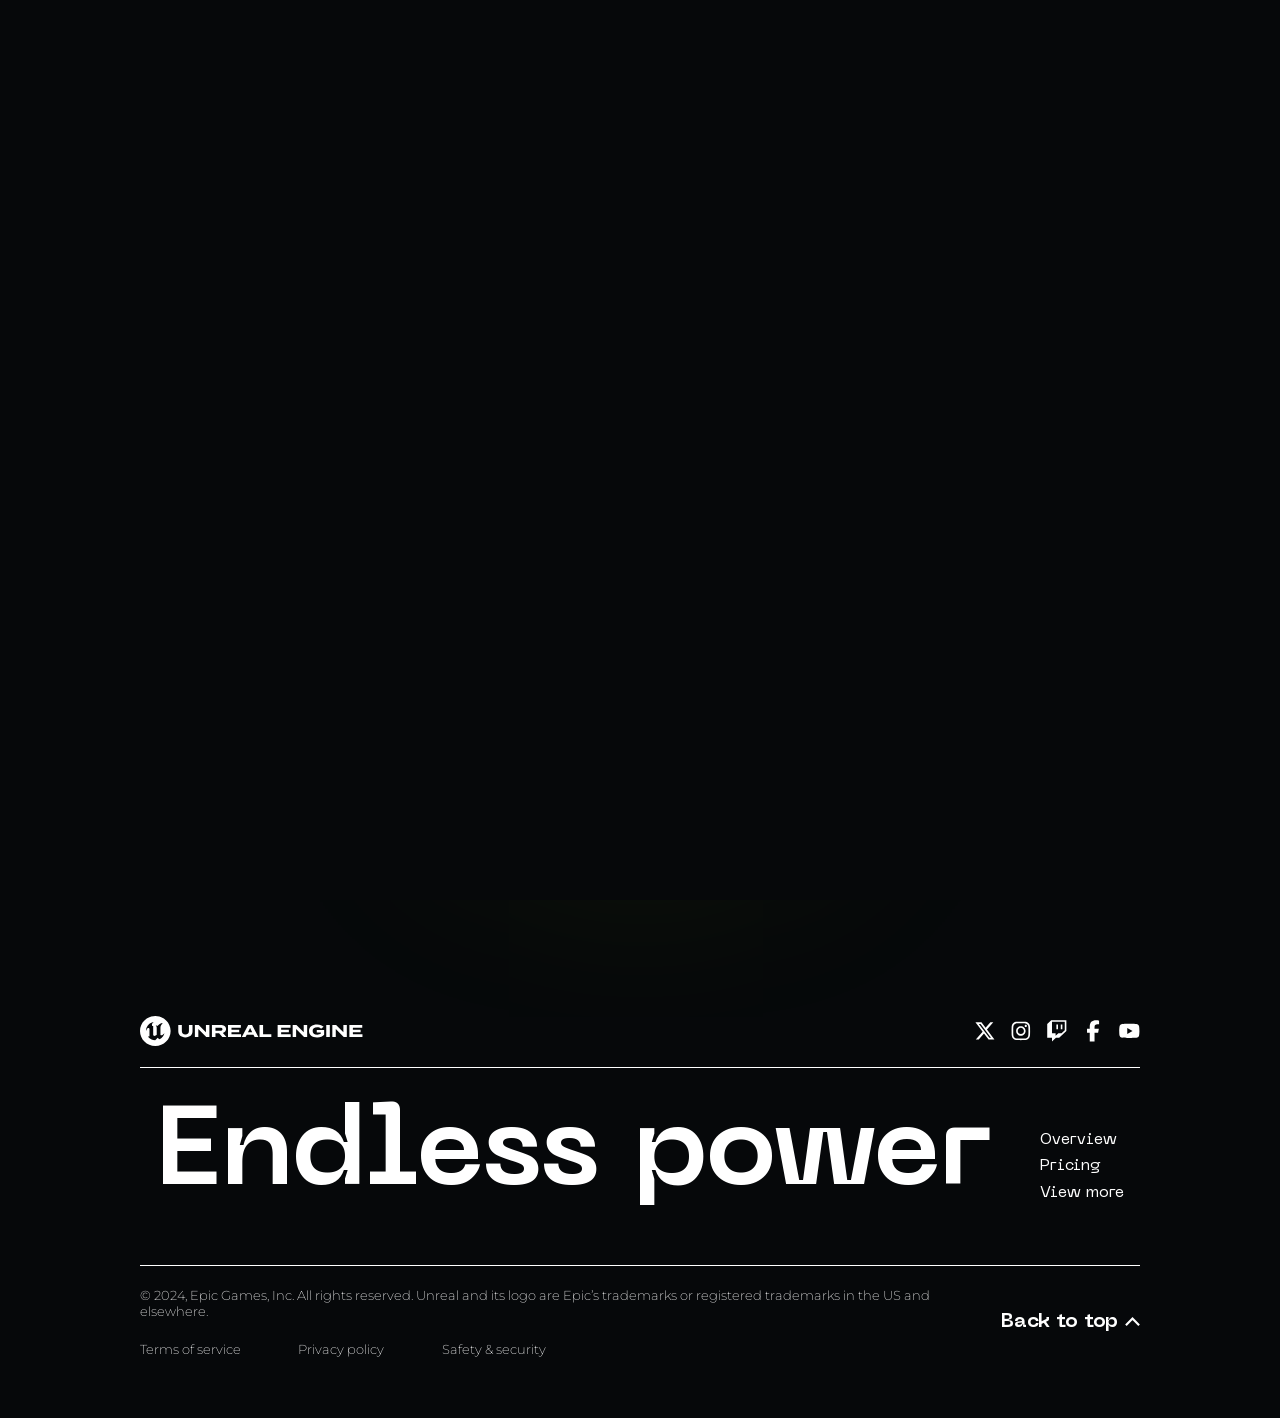
<file: tarif.html>
<!DOCTYPE html>
<html lang="fr">

<head>
    <meta charset="UTF-8">
    <meta name="viewport" content="width=device-width, initial-scale=1.0">
    <title>Pricing - Unreal Engine</title>
    <link rel="icon" type="image/png" href="images/favicon.png" />
    <link rel="preconnect" href="https://fonts.googleapis.com">
    <link rel="preconnect" href="https://fonts.gstatic.com" crossorigin>
    <link
        href="https://fonts.googleapis.com/css2?family=Forum&family=JetBrains+Mono:ital,wght@0,100..800;1,100..800&family=Montserrat:ital,wght@0,100..900;1,100..900&family=Rakkas&display=swap"
        rel="stylesheet">
    <link rel="stylesheet" href="style.css">
    <link rel="stylesheet" href="style-tarif.css">
    <script src="https://code.jquery.com/jquery-3.6.0.min.js"></script>
</head>

<body class="no-scroll" id="body">

    <div id="loader">
        <div class="loader">
            <div class="loader__halo-blurred"></div>
            <div class="loader__halo"></div>
            <div class="loader__gradient-mask">
                <div class="loader__gradient"></div>
            </div>
            <div class="loader__glow"></div>
            <div class="loader__miniglow"></div>
        </div>
    </div>

    <!-- Header pour PC -->
    <header class="header-pc header headeranim">
        <div id="sous-header-pc">
            <img src="images/ue-logo.svg" alt="Logo Unreal Engine" class="logo">
            <div id="menu-pc">
                <a class="nav-link" href="index.html">Overview</a>
                <a class="nav-link" href="tarif.html">Pricing</a>
                <a class="nav-link" href="more.html">View more</a>
            </div>
        </div>
    </header>

    <!-- Header pour Mobile -->
    <header class="header-mobile">
        <div class="container">
            <img src="images/ue-logo.svg" alt="Logo Unreal Engine" class="logo">
            <button class="menu-toggle" id="burger">
                <div class="bar top"></div>
                <div class="bar bottom"></div>
            </button>
        </div>
        <nav class="mobile-menu site-nav">
            <ul>
                <li><a class="nav-link" href="index.html">Vue d'ensemble</a></li>
                <li><a class="nav-link" href="tarif.html">Tarification</a></li>
                <li><a class="nav-link" href="more.html">En savoir plus</a></li>
            </ul>
        </nav>
    </header>

    <div class="flex full-width" id="main">
        <div class="flex sous">
            <div class="flex" id="tt1">
                <h1>The world's most advanced real-time engine</h1>
                <h2>Unreal Engine is built by developers, for developers, with fair terms for all.</h2>
            </div>
            <div class="flex full-width" id="pricing">
                <div class="flex full-width" id="swap">
                    <div class="switches-container">
                        <input type="radio" id="switchMonthly" name="switchPlan" value="Monthly" checked="checked" />
                        <input type="radio" id="switchYearly" name="switchPlan" value="Yearly" />
                        <label for="switchMonthly">Monthly</label>
                        <label for="switchYearly">Yearly</label>
                        <div class="switch-wrapper">
                            <div class="switch">
                                <div>Monthly</div>
                                <div>Yearly</div>
                            </div>
                        </div>
                    </div>
                </div>
                <div class="flex full-width" id="offres">
                    <div id="cards">
                        <div class="card">
                            <div class="card-content">
                                <div class="card-title flex full-width">
                                    <h4>Basic plan</h4>
                                    <h5>Ideal for beginners and small teams with essential needs.</h3>
                                </div>
                                <div class="rest flex full-width">
                                    <div class="price flex full-width">
                                        <h6>$49 / month</h6>
                                        <h6>+ $20 / person per month</h6>
                                    </div>
                                    <a href="#" class="button2 btn-hover">
                                        <span>Get Started</span>
                                        <span></span>
                                    </a>
                                    <div class="lst flex full-width">
                                        <ul>
                                            <li><span>Access to core tools and features</span></li>
                                            <li><span>Basic project templates</span></li>
                                            <li><span>Standard community support</span></li>
                                            <li><span>Asset store access (limited)</span></li>
                                            <li><span>Up to 5 GB of cloud storage</span></li>
                                        </ul>
                                    </div>
                                </div>
                            </div>
                        </div>
                        <div class="card chigh">
                            <div class="card-content">
                                <div class="card-title flex full-width">
                                    <h4>Business plan</h4>
                                    <h5>Built for growing teams needing advanced collaboration.</h3>
                                </div>
                                <div class="rest flex full-width">
                                    <div class="price flex full-width">
                                        <h6>$99 / month</h6>
                                        <h6>+ $20 / person per month</h6>
                                    </div>
                                    <a href="#" class="button2 btn-hover">
                                        <span>Schedule a demo</span>
                                        <span></span>
                                    </a>
                                    <div class="lst flex full-width">
                                        <ul>
                                            <li><span>Collaborative real-time editing</span></li>
                                            <li><span>Automated build pipeline</span></li>
                                            <li><span>Performance optimization tools</span></li>
                                            <li><span>50 GB of cloud storage</span></li>
                                            <li><span>Access to premium support with a 24-hour response time</span></li>
                                        </ul>
                                    </div>
                                </div>
                            </div>
                        </div>
                        <div class="card">
                            <div class="card-content">
                                <div class="card-title flex full-width">
                                    <h4>Entreprise plan</h4>
                                    <h5>Custom solutions and premium support for large organizations.</h3>
                                </div>
                                <div class="rest flex full-width">
                                    <div class="price flex full-width">
                                        <h6>$249 / month</h6>
                                        <h6>+ $10 / person per month</h6>
                                    </div>
                                    <a href="#" class="button2 btn-hover">
                                        <span>Schedule a demo</span>
                                        <span></span>
                                    </a>
                                    <div class="lst flex full-width">
                                        <ul>
                                            <li><span>Dedicated account manager</span></li>
                                            <li><span>Advanced AI tools</span></li>
                                            <li><span>Enterprise security</span></li>
                                            <li><span>Unlimited cloud storage</span></li>
                                            <li><span>Access to beta features and custom engine modifications</span></li>  
                                        </ul>
                                    </div>
                                </div>
                            </div>
                        </div>
                    </div>
                    <div id="cards2">
                        <div class="card">
                            <div class="card-content">
                                <div class="card-title flex full-width">
                                    <h4>Basic plan</h4>
                                    <h5>Ideal for beginners and small teams with essential needs.</h3>
                                </div>
                                <div class="rest flex full-width">
                                    <div class="price flex full-width">
                                        <h6>$529 / year</h6>
                                        <h6>+ $200 / person per year</h6>
                                    </div>
                                    <a href="#" class="button2 btn-hover">
                                        <span>Get Started</span>
                                        <span></span>
                                    </a>
                                    <div class="lst flex full-width">
                                        <ul>
                                            <li><span>Access to core tools and features</span></li>
                                            <li><span>Basic project templates</span></li>
                                            <li><span>Standard community support</span></li>
                                            <li><span>Asset store access (limited)</span></li>
                                            <li><span>Up to 5 GB of cloud storage</span></li>
                                        </ul>
                                    </div>
                                </div>
                            </div>
                        </div>
                        <div class="card chigh">
                            <div class="card-content">
                                <div class="card-title flex full-width">
                                    <h4>Business plan</h4>
                                    <h5>Built for growing teams needing advanced collaboration.</h3>
                                </div>
                                <div class="rest flex full-width">
                                    <div class="price flex full-width">
                                        <h6>$1,079 / year</h6>
                                        <h6>+ $200 / person per year</h6>
                                    </div>
                                    <a href="#" class="button2 btn-hover">
                                        <span>Schedule a demo</span>
                                        <span></span>
                                    </a>
                                    <div class="lst flex full-width">
                                        <ul>
                                            <li><span>Collaborative real-time editing</span></li>
                                            <li><span>Automated build pipeline</span></li>
                                            <li><span>Performance optimization tools</span></li>
                                            <li><span>50 GB of cloud storage</span></li>
                                            <li><span>Access to premium support with a 24-hour response time</span></li>
                                        </ul>
                                    </div>
                                </div>
                            </div>
                        </div>
                        <div class="card">
                            <div class="card-content">
                                <div class="card-title flex full-width">
                                    <h4>Entreprise plan</h4>
                                    <h5>Custom solutions and premium support for large organizations.</h3>
                                </div>
                                <div class="rest flex full-width">
                                    <div class="price flex full-width">
                                        <h6>$2,689 / year</h6>
                                        <h6>+ $100 / person per year</h6>
                                    </div>
                                    <a href="#" class="button2 btn-hover">
                                        <span>Schedule a demo</span>
                                        <span></span>
                                    </a>
                                    <div class="lst flex full-width">
                                        <ul>
                                            <li><span>Dedicated account manager</span></li>
                                            <li><span>Advanced AI tools</span></li>
                                            <li><span>Enterprise security</span></li>
                                            <li><span>Unlimited cloud storage</span></li>
                                            <li><span>Access to beta features and custom engine modifications</span></li>  
                                        </ul>
                                    </div>
                                </div>
                            </div>
                        </div>
                    </div>
                </div>
            </div>
        </div>
    </div>

    <div class="full-width flex" id="footer">
        <div class="flex sous">
            <div class="full-width flex f" id="f1">
                <img src="images/ue-logo.svg" alt="Logo Unreal Engine" class="logo">
                <div class="flex">
                    <div class="rs">
                        <svg width="26" height="26" viewBox="0 0 26 26" fill="white" xmlns="http://www.w3.org/2000/svg">
                            <path
                                d="M19.3789 2.75098H22.8262L15.2969 11.3545L24.1543 23.0635H17.2207L11.7861 15.9639L5.5752 23.0635H2.12305L10.1748 13.8594L1.68359 2.75098H8.79297L13.7002 9.24023L19.3789 2.75098ZM18.168 21.0029H20.0771L7.75293 4.7041H5.70215L18.168 21.0029Z" />
                        </svg>
                    </div>
                    <div class="rs">
                        <svg width="23" height="26" viewBox="0 0 23 26" fill="white" xmlns="http://www.w3.org/2000/svg">
                            <path
                                d="M11.3174 7.29199C8.21191 7.29199 5.70703 9.79688 5.70703 12.9023C5.70703 16.0078 8.21191 18.5127 11.3174 18.5127C14.4229 18.5127 16.9277 16.0078 16.9277 12.9023C16.9277 9.79688 14.4229 7.29199 11.3174 7.29199ZM11.3174 16.5498C9.31055 16.5498 7.66992 14.9141 7.66992 12.9023C7.66992 10.8906 9.30566 9.25488 11.3174 9.25488C13.3291 9.25488 14.9648 10.8906 14.9648 12.9023C14.9648 14.9141 13.3242 16.5498 11.3174 16.5498ZM18.4658 7.0625C18.4658 7.79004 17.8799 8.37109 17.1572 8.37109C16.4297 8.37109 15.8486 7.78516 15.8486 7.0625C15.8486 6.33984 16.4346 5.75391 17.1572 5.75391C17.8799 5.75391 18.4658 6.33984 18.4658 7.0625ZM22.1816 8.39062C22.0986 6.6377 21.6982 5.08496 20.4141 3.80566C19.1348 2.52637 17.582 2.12598 15.8291 2.03809C14.0225 1.93555 8.60742 1.93555 6.80078 2.03809C5.05273 2.12109 3.5 2.52148 2.21582 3.80078C0.931641 5.08008 0.536133 6.63281 0.448242 8.38574C0.345703 10.1924 0.345703 15.6074 0.448242 17.4141C0.53125 19.167 0.931641 20.7197 2.21582 21.999C3.5 23.2783 5.04785 23.6787 6.80078 23.7666C8.60742 23.8691 14.0225 23.8691 15.8291 23.7666C17.582 23.6836 19.1348 23.2832 20.4141 21.999C21.6934 20.7197 22.0938 19.167 22.1816 17.4141C22.2842 15.6074 22.2842 10.1973 22.1816 8.39062ZM19.8477 19.3525C19.4668 20.3096 18.7295 21.0469 17.7676 21.4326C16.3271 22.0039 12.9092 21.8721 11.3174 21.8721C9.72559 21.8721 6.30273 21.999 4.86719 21.4326C3.91016 21.0518 3.17285 20.3145 2.78711 19.3525C2.21582 17.9121 2.34766 14.4941 2.34766 12.9023C2.34766 11.3105 2.2207 7.8877 2.78711 6.45215C3.16797 5.49512 3.90527 4.75781 4.86719 4.37207C6.30762 3.80078 9.72559 3.93262 11.3174 3.93262C12.9092 3.93262 16.332 3.80566 17.7676 4.37207C18.7246 4.75293 19.4619 5.49023 19.8477 6.45215C20.4189 7.89258 20.2871 11.3105 20.2871 12.9023C20.2871 14.4941 20.4189 17.917 19.8477 19.3525Z" />
                        </svg>
                    </div>
                    <div class="rs">
                        <svg width="26" height="26" viewBox="0 0 26 26" fill="white" xmlns="http://www.w3.org/2000/svg">
                            <path
                                d="M19.3516 5.46094H17.4619V10.8174H19.3467L19.3516 5.46094ZM14.166 5.43652H12.2812V10.7979H14.166V5.43652ZM6.14844 0.407227L1.43652 4.87012V20.9443H7.09082V25.4072L11.8027 20.9443H15.5771L24.0635 12.9072V0.407227H6.14844ZM22.1787 12.0186L18.4092 15.5879H14.6348L11.334 18.7129V15.5879H7.09082V2.19434H22.1787V12.0186Z" />
                        </svg>
                    </div>
                    <div class="rs">
                        <svg width="16" height="26" viewBox="0 0 16 26" fill="white" xmlns="http://www.w3.org/2000/svg">
                            <path
                                d="M4.15625 15.0215V25.4072H9.82031V15.0215H14.0439L14.9229 10.2461H9.82031V8.55664C9.82031 6.03223 10.8115 5.06543 13.3701 5.06543C14.166 5.06543 14.8057 5.08496 15.1768 5.12402V0.792969C14.4785 0.602539 12.7695 0.407227 11.7832 0.407227C6.56348 0.407227 4.15625 2.87305 4.15625 8.19043V10.2461H0.933594V15.0215H4.15625Z" />
                        </svg>
                    </div>
                    <div class="rs">
                        <svg width="29" height="26" viewBox="0 0 29 26" fill="white" xmlns="http://www.w3.org/2000/svg">
                            <path
                                d="M27.7158 6.4668C27.4082 5.30957 26.5049 4.40137 25.3574 4.09375C23.2773 3.53223 14.9375 3.53223 14.9375 3.53223C14.9375 3.53223 6.59766 3.53223 4.51758 4.09375C3.37012 4.40137 2.4668 5.30957 2.15918 6.4668C1.60254 8.56152 1.60254 12.9268 1.60254 12.9268C1.60254 12.9268 1.60254 17.292 2.15918 19.3867C2.4668 20.5439 3.37012 21.4131 4.51758 21.7207C6.59766 22.2822 14.9375 22.2822 14.9375 22.2822C14.9375 22.2822 23.2773 22.2822 25.3574 21.7207C26.5049 21.4131 27.4082 20.5391 27.7158 19.3867C28.2725 17.292 28.2725 12.9268 28.2725 12.9268C28.2725 12.9268 28.2725 8.56152 27.7158 6.4668ZM12.2129 16.8916V8.96191L19.1807 12.9268L12.2129 16.8916Z" />
                        </svg>
                    </div>
                </div>
            </div>
            <div class="full-width flex f" id="f2">
                <h5>Endless power</h5>
                <div class="flex">
                    <a class="nav-link" href="index.html">Overview</a>
                    <a class="nav-link" href="tarif.html">Pricing</a>
                    <a class="nav-link" href="more.html">View more</a>
                </div>

            </div>
            <div class="full-width flex f" id="f3">
                <div class="flex" id="s">
                    <span class="wobble">© 2024, Epic Games, Inc. All rights reserved. Unreal and its logo are
                        Epic’s trademarks or registered trademarks in the US and elsewhere.</span>
                    <div class="flex">
                        <a class="nav-link" href="#">Terms of service</a>
                        <a class="nav-link" href="#">Privacy policy</a>
                        <a class="nav-link" href="#">Safety & security</a>
                    </div>
                </div>
                <a class="flex" id="as" href="#body">
                    <span>Back to top</span>
                    <div class="flex">
                        <svg width="30" height="49" viewBox="0 0 30 49" fill="none" stroke="currentColor"
                            xmlns="http://www.w3.org/2000/svg">
                            <path d="M3 3L25 24.5L3 46" stroke-width="7" />
                        </svg>
                    </div>
                </a>
            </div>
        </div>
    </div>

    <script src="script-tarif.js"></script>
</body>

</html>
</file>
<file: style.css>
/* LOADER */

.loader {
    pointer-events: none;
    position: relative;
    margin-top: 3rem;
    display: grid;
    place-items: center;
    margin-inline: auto;
    height: 42px;
    width: 0vw;
    max-width: 500px;
    animation: width 8s cubic-bezier(.13, .62, .91, -0.26) 0.3s;
}

* {
    box-sizing: border-box;
}

.loader>* {
    grid-row: 1 / 1;
    grid-column: 1 / 1;
}

/* Barre de chargement */
.loader__progress-bar {
    width: 100%;
    height: 100%;
    background-color: #484848;
    border-radius: 4px;
    position: relative;
    overflow: hidden;
    box-shadow: inset 0 0 10px rgba(0, 0, 0, 0.5);
}

/* Effet halo flou derrière la barre */
.loader__halo-blurred {
    width: 100%;
    height: 8px;
    display: grid;
    place-items: center;
    filter: blur(2.5px);
}

.loader__halo-blurred::after,
.loader__halo {
    grid-row: 1 / 1;
    grid-column: 1 / 1;
    content: "";
    width: 90%;
    height: 50%;
    border-radius: 4px;
    background-color: rgb(255, 255, 255);
}

.loader__halo {
    height: 4px;
}

.loader__halo-blurred::before {
    grid-row: 1 / 1;
    grid-column: 1 / 1;
    content: "";
    width: 93%;
    height: 100%;
    border-radius: 4px;
    background-color: #484848;
    filter: blur(7px);
}

/* Optionnel : Ajouter un léger effet de glow autour du remplissage */
.loader__glow {
    position: absolute;
    width: 150%;
    height: 150%;
    background: radial-gradient(ellipse closest-side, #BDFE05, #000);
    filter: blur(10px);
    mix-blend-mode: color-dodge;
    top: 0;
    left: -25%;
}

/* Optionnel : Petit effet de mini-glow */
.loader__miniglow {
    top: calc(50% - 31.5px);
    position: absolute;
    width: 20%;
    height: 150%;
    background: radial-gradient(ellipse closest-side, #BDFE05, #000);
    mix-blend-mode: color-dodge;
    filter: blur(7px);
    left: 80%;
    animation: glow 3s linear infinite 0.5s;
    left: 0;
    opacity: 0;
    transform-origin: 50% 50%;
}


@keyframes width {
    0% {
        width: 0vw;
    }

    50% {
        width: 90vw;
    }

    100% {
        width: 90vw;
    }


}


/* Animation du mini-glow */
@keyframes glow {
    0% {
        left: 0%;
        opacity: 0;
        transform: scaleY(1);
    }

    5% {
        opacity: 1;
        transform: scaleY(1);
    }

    25% {
        transform: scaleY(1.5) scaleX(3);
    }

    45% {
        opacity: 1;
        transform: scaleY(1);
    }

    50% {
        transform: scale(0);
        left: 85%;
        opacity: 1;
    }

    100% {
        left: 85%;
        opacity: 0;
        transform: scale(0);
    }
}



/* Déclaration des différentes graisses de la police NeueMachina */
@font-face {
    font-family: 'NeueMachina';
    src: url('fonts/NeueMachina-Ultralight.ttf') format('truetype');
    font-weight: 100;
    font-style: normal;
}

@font-face {
    font-family: 'NeueMachina';
    src: url('fonts/NeueMachina-Light.ttf') format('truetype');
    font-weight: 300;
    font-style: normal;
}

@font-face {
    font-family: 'NeueMachina';
    src: url('fonts/NeueMachina-Regular.ttf') format('truetype');
    font-weight: 400;
    font-style: normal;
}

@font-face {
    font-family: 'NeueMachina';
    src: url('fonts/NeueMachina-Medium.ttf') format('truetype');
    font-weight: 500;
    font-style: normal;
}

@font-face {
    font-family: 'NeueMachina';
    src: url('fonts/NeueMachina-Bold.ttf') format('truetype');
    font-weight: 700;
    font-style: normal;
}

@font-face {
    font-family: 'NeueMachina';
    src: url('fonts/NeueMachina-Ultrabold.ttf') format('truetype');
    font-weight: 800;
    font-style: normal;
}

@font-face {
    font-family: 'NeueMachina';
    src: url('fonts/NeueMachina-Black.ttf') format('truetype');
    font-weight: 900;
    font-style: normal;
}

/* Variables de couleur */
:root {
    --ue-green: #BDFE05;
    --ue-black: #06080A;
}

body {
    font-family: 'NeueMachina', monospace;
    margin: 0;
    overflow-x: hidden;
}

/* 1. Masquer la scrollbar dans Chrome, Safari, Edge */
::-webkit-scrollbar {
    display: none;
    /* WebKit/Blink-based browsers */
}

/* 2. Masquer la scrollbar dans Firefox */
html,
body {
    /* Ou toute autre cible spécifique */
    scrollbar-width: none;
    scroll-behavior: smooth !important;
    /* Firefox */
}

/* 3. Masquer la scrollbar dans Internet Explorer 10+ */
html,
body {
    /* Ou toute autre cible spécifique */
    -ms-overflow-style: none;
    /* IE et Edge Legacy */
}


.background-blur {
    position: fixed;
    top: 0;
    left: 0;
    width: 100%;
    height: 100%;
    z-index: 0;
    /* Derrière tout */
    opacity: 0;
    filter: blur(20px);
    transition: opacity 0.5s ease;
    /* Transition douce pour le fondu */
    pointer-events: none;
}

#backgroundBlur1 {
    background: url('images/slider1.webp') no-repeat center/cover;
}

#backgroundBlur2 {
    background: url('images/slider2.webp') no-repeat center/cover;
}

#backgroundBlur3 {
    background: url('images/slider3.webp') no-repeat center/cover;
}

#backgroundBlur4 {
    background: url('images/slider4.webp') no-repeat center/cover;
}



#loader {
    position: fixed;
    top: 0;
    left: 0;
    width: 100vw;
    height: 100vh;
    background: var(--ue-black);
    display: flex;
    align-items: center;
    justify-content: center;
    z-index: 9999;
    transition: all 0.5s ease;
}

#loader.hide-loader {
    opacity: 0;
    /* Disparaît progressivement */
    filter: blur(50px);
    /* Ajoute un flou progressif */
    pointer-events: none;
    /* Empêche toute interaction pendant l'animation */
}

body.no-scroll {
    overflow: hidden;
}

/*Style des boutons*/

.button2 {
    font-family: "Montserrat", sans-serif;
    height: min-content;
    display: flex;
    align-items: center;
    justify-content: center;
    text-decoration: none;
    color: white;
    font-weight: normal;
    font-size: 14px;
    padding: 10px 20px;
    border-radius: 8px;
    cursor: pointer;
    position: relative;
    overflow: hidden;
    /* Nécessaire pour l'effet */
    z-index: 1;
    border: solid white 1px;
    transition: color 0.5s ease-in-out, border-color 0.5s ease-in-out;
}

.button2 span:last-of-type {
    position: absolute;
    top: 50%;
    left: 50%;
    aspect-ratio: 1 / 1;
    width: 0;
    border-radius: 50%;
    background-color: #BDFE05;
    /* Ajuste la couleur et l'opacité selon ton design */
    transform: translate(-50%, -50%);
    z-index: -1;
    transition: width 0.4s ease-in-out, height 0.4s ease-in-out;
}

.button2:hover span:last-of-type {
    width: 220%;
}

.button2:hover {
    border-color: var(--ue-black);
    color: var(--ue-black);
}

.button1 {
    font-family: "Montserrat", sans-serif;
    height: min-content;
    display: flex;
    align-items: center;
    justify-content: center;
    background-color: var(--ue-green);
    text-decoration: none;
    color: var(--ue-black);
    font-weight: 500;
    font-size: 14px;
    padding: 15px 38px;
    border-radius: 8px 0px 8px 8px;
    gap: 10px;
    cursor: pointer;
    position: relative;
    overflow: hidden;
    /* Nécessaire pour l'effet */
    z-index: 1;
    transition: color 0.5s ease-in-out;
}

.button1 span:last-of-type {
    position: absolute;
    top: 50%;
    left: 50%;
    aspect-ratio: 1 / 1;
    width: 0;
    border-radius: 50%;
    background-color: rgba(0, 0, 0, 0.4);
    /* Ajuste la couleur et l'opacité selon ton design */
    transform: translate(-50%, -50%);
    z-index: -1;
    transition: width 0.4s ease-in-out, height 0.4s ease-in-out;
}

.button1 svg {
    stroke: currentColor;
    /* Utilisation de la couleur du texte pour l'icône */
    transition: stroke 0.5s ease-in-out;
    /* Transition pour la couleur du SVG */
    height: 1em;
    /* Ajuste selon la taille de l'icône */
}

.button1:hover svg {
    stroke: var(--ue-green);
    /* Change la couleur de l'icône au survol */
}

.button1:hover {
    color: var(--ue-green);
    /* Change la couleur du texte au survol si nécessaire */
}

.button1:hover span:last-of-type {
    width: 220%;
}

header {
    box-sizing: border-box;
    background-color: var(--ue-black);
    position: fixed;
    top: 0;
    z-index: 1000;
    width: 100%;
}

.header {
    background-color: #06080A;
    padding: 0 60px;
}

.active {
    background-color: #00000000;
}

#sous-header-pc {
    max-width: 1000px;
    margin: 0 auto;
    display: flex;
    align-items: center;
    justify-content: space-between;
}

.logo {
    height: 35px;
}

#menu-pc {
    display: flex;
    gap: 120px;
}

#menu-pc a {
    padding: 35px 0;
}

.nav-link {
    display: inline-block;
    text-decoration: none;
    color: white;
    font-size: 16px;
    font-weight: medium;
    position: relative;
}

.nav-link:after {
    position: absolute;
    bottom: 20px;
    left: 0;
    right: 0;
    margin: auto;
    width: 0%;
    content: '.';
    color: transparent;
    background: #aaa;
    height: 1px;
    transition: all .5s;
}

.nav-link:hover:after {
    width: 100%;
}

.header-mobile {
    display: none;
    padding: 0 20px;
}

.menu-toggle {
    background: none;
    border: none;
    cursor: pointer;
    display: flex;
    flex-direction: column;
    justify-content: center;
    height: 22px;
    align-items: flex-end;
}

.bar {
    background-color: white;
    transition: all 300ms ease;
}

.top {
    width: 30px;
    height: 4px;
    margin-bottom: 5px;
}

.bottom {
    width: 18px;
    height: 4px;
}

.menu-toggle:hover .bottom {
    width: 30px;
    transition: width ease 300ms, transform 300ms ease;
    transform: rotate(0deg) translate(0, 0px);
}

.menu-toggle.active .top {
    transition: transform 300ms ease;
    transform: rotate(45deg) translate(0, 6px);
}

.menu-toggle.active .bottom {
    width: 30px;
    transition: transform 300ms ease;
    transform: rotate(-45deg) translate(0, -6px);
}

.mobile-menu {
    display: none;
    flex-direction: column;
    padding: 10px 0;
}

.mobile-menu.show {
    display: flex;
}

.mobile-menu ul {
    list-style-type: none;
    padding: 0;
    margin: 0;
}

.mobile-menu ul li a {
    padding: 10px 0;
}

@media (max-width: 900px) {
    .header-pc {
        display: none;
    }

    .header-mobile {
        display: flex;
        flex-direction: column;
        background-color: var(--ue-black);
        padding: 0 20px;
    }

    .header-mobile .container {
        display: flex;
        align-items: center;
        justify-content: space-between;
        padding: 10px 0;
    }
}

#page {
    background-color: var(--ue-black);
    display: flex;
    position: relative;
    flex-direction: column;
    z-index: 2;
    scroll-behavior: smooth !important;
}

/* CLASS GÉNÉRALES */

.flex {
    display: flex;
}

.full-height {
    height: 100vh;
}

.full-width {
    width: 100%;
}

.full-centre {
    align-items: center;
    justify-content: center;
}

/* NOUVELLE SECTION D'ACCUEIL */

#home {
    flex-direction: column;
    z-index: 1;
    position: sticky;
    top: 0;
    background: var(--ue-black);
    background-size: cover;
    background-position: center center;
    background-repeat: no-repeat;
    gap: 25px;
}

#home:before {
    content: ' ';
    display: block;
    position: absolute;
    left: 0;
    top: 0;
    width: 100%;
    height: 100%;
    z-index: -1;
    opacity: 1;
    pointer-events: none;
    background-image: url(images/fond-home.webp);
    filter: blur(var(--blurAmount, 0px));
    opacity: var(--opacityAmount, 1);
    background-repeat: no-repeat;
    background-position: 50% 0;
    background-size: cover;
    transition: filter 0.2s ease;
    will-change: filter;
}

#home h1 {
    text-align: center;
    color: white;
    font-size: 65px;
    line-height: 0.9;
    margin: 0;
}

#home h2 {
    text-align: center;
    color: white;
    font-size: 16px;
    font-weight: 100;
    font-family: "Montserrat", sans-serif;
    margin: 0;
    max-width: 750px;
    margin-bottom: 5px;
}

#second {
    background-color: var(--ue-black);
    flex-direction: column;
    justify-content: center;
    align-items: center;
    min-height: fit-content;
    padding: 1% 0;
    box-shadow: 0px -7px 10px 0px var(--ue-black);

}


.s-video {
    position: relative;
    z-index: 1;
    height: 75%;
    width: 100%;
    max-width: 1000px;
    margin-bottom: -7%;
}


.s-video::before {
    content: '';
    position: absolute;
    z-index: 2;
    top: 0;
    right: 0;
    height: 100%;
    width: 100%;
    border-radius: 0.5vmax;
    background: linear-gradient(0deg, rgba(6, 8, 10, 1) 20%, rgba(6, 8, 10, 0) 100%);
}

.background-video {
    border-radius: 0.5vmax 0.5vmax 0.6vmax 0.6vmax;
    min-width: 100%;
    min-height: 100%;
    object-fit: cover;
}

.partner-logos {
    justify-content: space-between;
    margin-bottom: 20px;
    max-width: 1000px;
    width: 100%;
    padding: 0 5%;
    box-sizing: border-box;
    z-index: 2;
}

.partner-logos img {
    max-width: 100px;
    fill: var(--white);
    /* Force la couleur blanche pour les SVG */
}

.site-pad {
    padding: 0 60px;
}

#third {
    background: var(--ue-black);
    height: min-content;
    box-sizing: border-box;
    padding: 40px 60px;
    justify-content: center;
}

.highlight {
    color: var(--ue-green);
}

.th-fir {
    height: min-content;
    padding: 75px 0;
}

.th-fir div:first-of-type {
    width: fit-content;
    flex-direction: column;
    justify-content: start;
}

.t-white {
    color: white;
    font-size: 55px;
    padding: 0;
    margin: 0;
    line-height: 0.95;
}

.t-green {
    color: var(--ue-green);
    font-size: 55px;
    padding: 0;
    margin: 0;
    line-height: 0.95;
}

.subt-white {
    font-family: "Montserrat", sans-serif;
    color: white;
    font-weight: 100;
    font-size: 16px;
    padding: 0;
    margin: 0;
    line-height: 2;
}

.th-fir div:last-of-type {
    width: auto;
    flex: 1;
    justify-content: end;
    align-items: end;
}

#th-sec {
    flex-direction: row;
    height: min-content;
    justify-content: space-between;
}

#third .sous {
    height: min-content;
    flex-direction: column;
    width: 100%;
    max-width: 1000px;
    z-index: 1;
}

#th-sec1 {
    width: 43%;
}

#th-sec1 div {
    position: sticky;
    top: 30vh;
    width: 100%;
    height: 25%;
    background-size: cover;
    background-position: center;
    transition: background-image 0.3s ease;
    border-radius: 0.5vmax;
}

#th-sec2 {
    flex-direction: column;
    width: 53%;
    height: 200px;
    height: max-content;
}

.text-block {
    padding: 5vh 0;
}

.text-block h2 {
    color: white;
    font-size: 20px;
}

.text-block p {
    color: white;
    font-size: 16px;
    font-weight: 100;
    font-family: "Montserrat", sans-serif;
}

#fourth {
    height: 100vh;
}

.sous {
    width: 100%;
    max-width: 1000px;
}

#fourth {
    justify-content: center;
    height: min-content;
    padding: 75px 60px;
    box-sizing: border-box;
}

#fourth .sous {
    height: 100%;
    flex-direction: column;
    background-position: center;
    background-size: cover;
    background-image: linear-gradient(0deg, rgba(6, 8, 10, 1) 20%, rgba(6, 8, 10, 0) 100%), url("images/texture.webp");
    padding: 50px;
    box-sizing: border-box;
    gap: 30px;
}

#fourth .sous h2 {
    color: white;
    font-size: 100px;
    line-height: 0.95;
    margin: 0;
    padding-top: 50px;
}

#div-btn {
    gap: 20px;
}

#div-btn .button1 {
    border-radius: 8px;
    font-family: "Montserrat", sans-serif;
    font-size: 14px;
}

#div-btn .button2 {
    padding: 15px 38px;
}

#fifth {
    justify-content: center;
    height: min-content;
    padding: 75px 60px;
    box-sizing: border-box;
    z-index: 1;
}

#fifth .sous {
    height: 100%;
    flex-direction: column;
}

#fifth .sous .th-fir {
    padding-bottom: 30px;
}

.tab {
    position: relative;
    font-family: "Montserrat", sans-serif;
    border-bottom: 1px solid white;
    color: white;
    font-size: 16px;
}

.tab input {
    position: absolute;
    opacity: 0;
    z-index: -1;
}

.tab__content {
    max-height: 0;
    overflow: hidden;
    transition: all 0.35s;
}

.tab input:checked~.tab__content {
    max-height: 10rem;
}

/* Visual styles */
.accordion {
    overflow: hidden;
}

.tab__label,
.tab__close {
    display: flex;
    color: white;
    cursor: pointer;
}

.tab__label {
    justify-content: space-between;
    padding: 2em;
    border-bottom: 1px solid transparent;
    transition: border-bottom 0s ease;
}

.tab__label::after {
    content: "";
    background-image: url('images/arrow.svg');
    background-size: contain;
    background-position: center;
    background-repeat: no-repeat;
    width: 15px;
    height: 15px;
    text-align: center;
    transform: rotate(0deg);
    transition: all 0.35s;
}

.tab input:checked+.tab__label::after {
    transform: rotate(90deg);
}

.tab input:checked+.tab__label {
    border-bottom: 1px solid var(--ue-green);
    transition: border-bottom 0s ease !important;
}

.tab input:not(checked)+.tab__label {
    transition: border-bottom 0.4s ease 0.15s !important;
}

.tab__content p {
    margin: 0;
    padding: 1rem;
    font-weight: 200;
    padding: 2em 4em;
}

.tab__close {
    justify-content: flex-end;
    padding: 0.5rem 1rem;
    font-size: 0.75rem;
    opacity: 1;
    transition: opacity 0.3s ease;
}

#rd6:checked+.tab__close {
    opacity: 0;
}

.accordion div:last-of-type {
    border: 0;
}

#sixth {
    background: var(--ue-black);
    height: min-content;
    box-sizing: border-box;
    padding: 40px 60px;
    justify-content: center;
}

#sixth .sous {
    flex-direction: column;
    color: white;
}

#si-sec1 {
    width: 43%;
    height: 100%;
}

#si-sec2 {
    font-family: "Montserrat", sans-serif;
    height: min-content;
    font-weight: 400;
    font-size: 22px;
    flex-direction: column;
    flex-shrink: 1;
    width: max-content;
}

#sixth #si-sec1 div {
    background-image: linear-gradient(0deg, rgba(6, 8, 10, 1) 0%, rgba(6, 8, 10, 0) 100%), url('images/community.png');
    width: 100%;
    height: 100%;
    background-size: cover;
    background-position: center;
    border-radius: 0.5vmax;
}

#si-two {
    flex-direction: row;
    justify-content: center;
    gap: 4%;
}

.tik {
    color: var(--ue-black);
    background-color: var(--ue-green);
    padding: 5px 7px;
    font-weight: 500;
    line-height: 3;
    margin-right: 0.3em;
    margin-top: 0.5em;
    font-size: 16px;
    display: inline-block;
    line-height: 1;
    transition: transform 0.5s ease;
    cursor: default;
}

.tik:hover {
    transform: scale(0.9);
}

#tik-1 {
    border-radius: 1vmax;
}

#tik-3 {
    border-radius: 0.3vmax;
}

#sc {
    border-radius: 8px 0px 8px 8px;
    color: white;
    background-color: transparent;
    border: solid white 1px;
    transition: color 0.5s ease-in-out, border-color 0.5s ease-in-out;
}

#sc span:last-of-type {
    background-color: var(--ue-green);
}

#sc svg {
    stroke: currentColor;
    transition: stroke 0.5s ease-in-out;
    height: 1em;
}

#sc:hover svg {
    stroke: var(--ue-black);
}

#sc:hover {
    color: var(--ue-black);
    border-color: var(--ue-black);
}

.simp-link {
    font-family: "Montserrat", sans-serif;
    font-size: 14px;
    font-weight: 200;
    text-decoration: underline;
    color: white;
}

.simp-link:hover {
    color: var(--ue-green);
}

#si-btn {
    align-items: center;
    width: 100%;
    gap: 40px;
}

#footer {
    background: var(--ue-black);
    height: min-content;
    box-sizing: border-box;
    padding: 40px 60px;
    justify-content: center;
}

#footer .sous {
    flex-direction: column;
}

.f {
    height: fit-content;
    padding: 1.3rem 0;
    border-bottom: solid white 1px;
    align-items: center;
}

#f1 {
    justify-content: space-between;
}

#f1 div {
    flex-direction: row;
    gap: 14px;
}

.rs {
    height: 22px;
    width: 22px;
    cursor: pointer;
}

.rs svg {
    height: 22px;
    width: 22px;
}

.rs:hover svg {
    fill: var(--ue-green);
}

#f1 .logo {
    height: 30px;
}

#f2 {
    color: white;
    padding: 4rem 1rem;
    justify-content: space-between;
}

#f2 h5 {
    font-size: 700%;
    font-weight: bold;
    margin: 0;
    line-height: 0.8;
    margin-top: -20px;
}

#f2 div {
    font-size: 20px;
    flex-direction: column;
    justify-content: space-between;
    align-items: start;
    height: 100%;
}

#f2 .nav-link::after {
    content: none;
}

#f2 .nav-link {
    transition: color 0.3s ease;
}

#f2 .nav-link:hover {
    color: var(--ue-green);
}

#f3 {
    border: 0;
    align-items: center;
    justify-content: space-between;
    gap: 5%;
}

#f3 #s {
    width: max-content;
    flex-direction: column;
    height: 70px;
    justify-content: space-between;
    align-items: start;
    font-family: "Montserrat", sans-serif;
    font-size: 13px;
    font-weight: 200;
    color: white;
}

#f3 #s span {
    flex-shrink: 3;
}

#f3 #s div {
    width: 50%;
    justify-content: space-between;
    align-items: end;
}

#f3 #s div a {
    font-size: 13px;
}

#f3 #s div a:hover {
    color: var(--ue-green);
}

#f3 #s div a::after {
    content: none;
}

#f3 #as {
    width: max-content;
    font-size: 20px;
    font-weight: bold;
    text-decoration: none;
    color: white;
    align-items: center;
    gap: 7px;
    flex-shrink: 0;
    transition: all 0.3s ease;
}

#f3 #as:hover {
    transform: translateY(-10px);
    color: var(--ue-green);
}

#f3 a svg {
    height: 15px;
    width: 15px;
}

#f3 a div {
    height: 15px;
    width: 15px;
    transform: rotate(-90deg);
}

#fbtn {
    font-size: 16px;
}

#seventh {
    background: var(--ue-black);
    height: min-content;
    box-sizing: border-box;
    padding: 40px 60px;
    justify-content: center;
}

#seventh .sous {
    flex-direction: column;
    color: white;
}

#seventh #btn-div {
    gap: 25px;
}

#seventh #btn-div svg {
    height: 20px;
    width: 20px;
    stroke: white;
    transition: stroke 0.5s ease-in-out;
}

#seventh #btn-div svg path {
    stroke-width: 4;
}

#seventh #btn-div a:first-of-type svg {
    transform: rotate(180deg);
}

#seventh #btn-div a:hover svg {
    stroke: var(--ue-black);
}

#seventh .th-fir {
    padding: 60px 0;
}

/*SLIDER*/

.wrapper {
    overflow: hidden;
    width: 100%;
    /* Adaptez selon vos besoins */
    position: relative;
    overflow: visible;
    clip-path: inset(0 -170% 0 0); /* Top, Right, Bottom, Left */
}

.carousel {
    display: flex;
    transition: transform 0.5s ease-in-out;
    will-change: transform;
}

.slide {
    flex: 0 0 34%;
    /* Pour la séparation entre les slides */
    box-sizing: border-box;
}

/*SLIDE TEMPLATE*/

.slide {
    /* Chaque slide occupe un tiers de la largeur du carousel */
    margin-right: 36px;
    background-position: center;
    background-repeat: no-repeat;
    background-size: cover;
    transition: transform 0.5s ease;
}

.slide:hover {
    transform: scale(0.95);
}

.slide .button1 {
    justify-content: end;
    align-items: center;
    border-radius: 9vmax;
    width: 49px;
    padding: 9px 19px;
    transition: all 0.5s ease;
    height: 35px;
}

.slide:hover .button1 {
    width: 139px;
}

.slide .button1 span:first-of-type {
    display: flex;
    opacity: 0;
    transition: opacity 0.5s ease;
    flex-shrink: 0;
}

.slide:hover .button1 span:first-of-type {
    
    opacity: 1;
}

.slide .button1 svg {
    flex-shrink: 0;
}

.slide-content {
    background-size: cover;
    background-position: center;
    padding: 20px;
    height: 370px;
    display: flex;
    flex-direction: column;
    justify-content: end;
    color: white;
    gap: 15px;
    align-items: end;
}

.tags {
    opacity: 0.7;
    font-family: "Montserrat", sans-serif;
    display: flex;
    gap: 10px;
    justify-content: end;
    margin-bottom: auto;
}

.tag {
    display: flex;
    align-items: center;
    border-radius: 10vmax;
    padding: 4px 15px;
    font-size: 14px;
    border: solid 1px white;
}

.tag:hover {
    transform: scale(1.1);
    cursor: pointer;
}

.title {
    font-size: 40px;
    font-weight: bold;
    line-height: 1;
    margin: 0;
}
</file>
<file: style-tarif.css>
body {
    background-color: var(--ue-black);
}

.header {
    transition: all 0.3s ease;
}

#main {
    margin-top: 55px;
    justify-content: center;
    align-items: center;
    min-height: 100vh;
    height: fit-content;
}

#main .sous {
    flex-direction: column;
    color: white;
    align-items: center;
    gap: 30px;
    padding: 25px 0 50px 0;
}

#main #tt1 {
    flex-direction: column;
    max-width: 73%;
    justify-content: center;
    align-items: center;
    text-align: center;
    line-height: 1;
    gap: 15px;
}

#tt1 h1 {
    font-size: 40px;
    margin: 0;
}

#tt1 h2 {
    width: 80%;
    font-family: 'Montserrat', sans-serif;
    font-size: 16px;
    font-weight: 200;
    margin: 0;
}

#pricing {
    flex-direction: column;
    min-height: 100%;
    height: fit-content;
    gap: 15px;
}

#swap {
    justify-content: center;
    align-items: center;
    font-family: 'Montserrat', sans-serif;
    width: 100%;
    font-size: 14px;
    font-weight: 500;
    cursor: default;
    -webkit-user-select: none;
    /* Chrome, Safari */
    -moz-user-select: none;
    /* Firefox */
    -ms-user-select: none;
    /* Internet Explorer */
    user-select: none;
}

input[disabled]+label {
    animation: crsr 3s linear;
}

input[disabled]~label[for="switchYearly"] {
    animation: crsr 3s linear;;
}

@keyframes crsr {
    0% {
        cursor: pointer;
    }

    30% {
        cursor: default;
    }
}



/*TOGGLE SWITCH*/

:root {
    --switches-label-color: white;
    --switch-bg-color: #BDFE05;
    --switch-text-color: #06080A;
    --card-color: rgb(23, 23, 23);
}

.switches-container {
    width: 13rem;
    position: relative;
    display: flex;
    padding: 0;
    position: relative;
    line-height: 2.3rem;
    border-radius: 3rem;
    margin-left: auto;
    margin-right: auto;
    border: 1px rgba(255, 255, 255, 0.30) solid;
}

/* input (radio) for toggling. hidden - use labels for clicking on */
.switches-container input {
    visibility: hidden;
    position: absolute;
    top: 0;
}

/* labels for the input (radio) boxes - something to click on */
.switches-container label {
    width: 50%;
    padding: 0;
    margin: 0;
    text-align: center;
    cursor: pointer;
    color: rgba(255, 255, 255, 0.35);
    font-weight: 300;
}

.switches-container label:last-of-type {
    background-position: 230% 0;
    animation: shine 3s infinite linear;
    background: linear-gradient(to right, rgba(255, 255, 255, 0.627) 0%, white 10%, rgba(255, 255, 255, 0.627) 20%);
    background-clip: text;
    -webkit-background-clip: text;
    -webkit-text-fill-color: transparent;
    background-size: 200% auto;
    animation-fill-mode: forwards;
    -webkit-text-size-adjust: none;
}

.switches-container label:last-of-type .star {
    font-size: 11px;
    vertical-align: 2.5px;
    margin-left: 2px;
}

/* switch highlighters wrapper (sliding left / right) 
    - need wrapper to enable the even margins around the highlight box
*/
.switch-wrapper {
    position: absolute;
    top: 0;
    bottom: 0;
    width: 50%;
    padding: 0.30rem;
    z-index: 3;
    transition: transform .5s cubic-bezier(.77, 0, .175, 1);
    /* transition: transform 1s; */

}

/* switch box highlighter */
.switch {
    border-radius: 3rem;
    background: var(--switch-bg-color);
    height: 100%;
    transition: all 0.5s ease;
}

/* switch box labels
    - default setup
    - toggle afterwards based on radio:checked status 
*/
.switch div {
    width: 100%;
    text-align: center;
    opacity: 0;
    font-weight: 400;
    display: block;
    color: var(--switch-text-color);
    transition: opacity .2s cubic-bezier(.77, 0, .175, 1) .125s, color .2s cubic-bezier(.77, 0, .175, 1) .125s;
    will-change: opacity;
    position: absolute;
    top: 0;
    left: 0;
}

/* slide the switch box from right to left */
.switches-container input:nth-of-type(1):checked~.switch-wrapper {
    transform: translateX(0%);
}

/* slide the switch box from left to right */
.switches-container input:nth-of-type(2):checked~.switch-wrapper {
    transform: translateX(100%);
}

/* toggle the switch box labels - first checkbox:checked - show first switch div */
.switches-container input:nth-of-type(1):checked~.switch-wrapper .switch div:nth-of-type(1) {
    opacity: 1;
}

/* toggle the switch box labels - second checkbox:checked - show second switch div */
.switches-container input:nth-of-type(2):checked~.switch-wrapper .switch div:nth-of-type(2) {
    opacity: 1;
}

/* slide the switch box from left to right */
.switches-container input:nth-of-type(1):checked~.switch-wrapper .switch {
    box-shadow: 0px 0px 0px 0px var(--ue-green);
}

/* slide the switch box from left to right */
.switches-container input:nth-of-type(2):checked~.switch-wrapper .switch {

    background-color: #6011ff;
    animation: anim-glow 2s ease infinite;
}

.switches-container input:nth-of-type(2):checked~.switch-wrapper .switch div {
    color: white;
}

@keyframes anim-glow {
    0% {
        box-shadow: 0 0 #1d11ffb6, 0 0 #ff00d46c, inset 0 0 #ff00bb47;
    }

    100% {
        box-shadow: 0 0 20px 17px transparent, 0 0 10px 7px transparent, inset 0 0 40px 10px transparent;
        /* box-shadow: 0 0 10px 8px transparent; */
        border-width: 2px;
    }
}

@keyframes shine {
    0% {
        background-position: 220% 0;
        /* Démarre hors du texte */
    }

    70% {
        background-position: 50% 0;
        /* Passe complètement à gauche */
    }

    100% {
        background-position: 25% 0;
        /* Retourne à l'état caché */
    }
}

#cards .button2 span:last-of-type {

    background-color: var(--colorv2);
    transition: width 0.6s ease-in-out, height 0.6s ease-in-out;
}

#cards .button2:hover {
    color: var(--colorv3);
}

#cards2 .button2 span:last-of-type {

    background-color: var(--colorv2);
    transition: width 0.6s ease-in-out, height 0.6s ease-in-out;
}

#cards2 .button2:hover {
    color: var(--colorv3);
}



/* CARDS */

#main .sous {
    min-height: 100%;
    height: fit-content;
}

#offres {
    min-height: 100%;
    height: fit-content;
    overflow: visible;
    position: relative;
}

#cards {
    align-items: stretch;
    display: flex;
    flex-wrap: wrap;
    gap: 20px;
    width: 100%;
    overflow: visible;
    -webkit-user-select: none;
    /* Chrome, Safari */
    -moz-user-select: none;
    /* Firefox */
    -ms-user-select: none;
    /* Internet Explorer */
    user-select: none;
}

#cards2 {
    align-items: stretch;
    position: absolute;
    display: flex;
    flex-wrap: wrap;
    gap: 20px;
    width: 100%;
    overflow: visible;
}

#cards .card:first-of-type {
    z-index: 2;
    opacity: var(--opacity1);
    transform: translateX(var(--cards1));
    transition: transform 2s ease calc(var(--retard2) + var(--opacity1) * 0.5s), opacity 1s ease var(--retard2);
}

#cards .chigh {
    z-index: 1;
    opacity: var(--opacity1);
    transform: translateX(var(--cards1));
    transition: transform 2s ease calc(0.3s + var(--opacity1) * 0.5s), opacity 1s ease 0.3s, box-shadow 1s ease;
}

#cards .card:last-of-type {
    z-index: 2;
    opacity: var(--opacity1);
    transform: translateX(var(--cards1));
    transition: transform 2s ease calc(var(--retard1) + var(--opacity1) * 0.5s), opacity 1s ease var(--retard1);
}

#cards2 .card:first-of-type {
    z-index: 2;
    opacity: var(--opacity2);
    transform: translateX(var(--cards2));
    transition: transform 2s ease calc(var(--retard2) + var(--opacity2) * 0.5s), opacity 1s ease var(--retard2);
}

#cards2 .chigh {
    z-index: 1;
    opacity: var(--opacity2);
    transform: translateX(var(--cards2));
    transition: transform 2s ease calc(0.3s + var(--opacity2) * 0.5s), opacity 1s ease 0.3s, box-shadow 1s ease;
}

#cards2 .card:last-of-type {
    z-index: 2;
    opacity: var(--opacity2);
    transform: translateX(var(--cards2));
    transition: transform 2s ease calc(var(--retard1) + var(--opacity2) * 0.5s), opacity 1s ease var(--retard1);
}

#cards:hover>.card::after {
    opacity: 1;
}

#cards2:hover>.card::after {
    opacity: 1;
}

.card {
    background-color: rgba(255, 255, 255, 0.2);
    border-radius: 10px;
    display: flex;
    flex-direction: column;
    position: relative;
    flex: 1 1 calc(33.333% - 20px);
    /* Prend un tiers de la largeur en mode desktop */
    width: calc(33.333% - 20px);
    padding: 1px;
    cursor: default;
}

.card::before {
    pointer-events: none;
}

.card:hover::before {
    opacity: 1;
}

.card::before,
.card::after {
    border-radius: inherit;
    content: "";
    height: 100%;
    left: 0px;
    opacity: 0;
    position: absolute;
    top: 0px;
    transition: opacity 500ms;
    width: 100%;
}

.card::before {
    background: radial-gradient(800px circle at var(--mouse-x) var(--mouse-y),
            rgba(255, 255, 255, 0.06),
            transparent 40%);
    z-index: 3;
}

.card::after {
    background: radial-gradient(600px circle at var(--mouse-x) var(--mouse-y),
            var(--contour-hover),
            transparent 40%);
    z-index: 1;
}

.chigh {
    transition: box-shadow 1s ease;
    box-shadow: 0px 0px 1000px 0px var(--shadow-color);
}

.chigh .button2 {
    background-color: var(--btn-high) !important;
    color: var(--colorv4);
    border: 0;
    transition: color 0.5s ease, border-color 1.5s ease-in-out, background-color 1.5s ease;
}

.chigh .button2:hover {
    color: white !important;
}

.chigh .button2 span:last-of-type {
    background-color: rgba(0, 0, 0, 0.4) !important;
}

.card>.card-content {
    height: 100%;
    background-color: var(--card-color);
    border-radius: inherit;
    display: flex;
    flex-direction: column;
    padding: 20px;
    position: relative;
    z-index: 2;
    transition: box-shadow 0.5s ease;
    min-width: 100%;
    /* Respecte la largeur minimale du contenu */
    box-shadow: inset 0 0 150px 0 var(--shadow-colorv2);
}


:root {
    --contour-hover: rgba(188, 254, 5, 0.596);
    --shadow-color: rgba(188, 254, 5, 0.15);
    --colorv2: #BDFE05;
    --colorv3: var(--ue-black);
    --shadow-colorv2: rgba(188, 254, 5, 0.05);
    --btn-high: #BDFE05;
    --colorv4: var(--ue-black);
    --cards1: 0vw;
    --cards2: 100vw;
    --retard1: 0s;
    --retard2: 0.6s;
    --opacity1: 1;
    --opacity2: 0;
}

.card-title {
    flex-direction: column;
    margin: 0;
    gap: 10px;
    padding-bottom: 20px;
    border-bottom: 1px solid;
    border-image: repeating-linear-gradient(90deg, rgba(255, 255, 255, 0.5) 0, rgba(255, 255, 255, 0.5) 3px, transparent 3px, transparent 6px) 10;
}

.card-title h4 {
    font-size: 18px;
    margin: 0;
}

.card-title h5 {
    font-family: 'Montserrat', sans-serif;
    font-size: 14px;
    font-weight: 300;
    margin: 0;
}

.rest {
    flex-direction: column;
    width: max-content;
    width: 100%;
}

.price {
    flex-direction: column;
    font-family: 'Montserrat', sans-serif;
    padding: 20px 0;
}

.price h6:first-of-type {
    display: inline-flex;
    width: fit-content;
    font-family: 'NeueMachina', sans-serif;
    font-size: 37px;
    font-weight: 600;
    margin: 0;
    position: relative;
    width: 100%;
}

#cards2 .card-title h4:after {
    font-family: 'Montserrat', sans-serif;
    content: '-10% off';
    color: white;
    font-size: 14px;
    font-weight: 200;
    opacity: 1;
    margin: 0;
    margin-left: 10px;
    background-position: 230% 0;
    animation: shine 3s infinite linear;
    background: linear-gradient(to right, rgba(255, 255, 255, 0.627) 0%, white 10%, rgba(255, 255, 255, 0.627) 20%);
    background-clip: text;
    -webkit-background-clip: text;
    -webkit-text-fill-color: transparent;
    background-size: 200% auto;
    animation-fill-mode: forwards;
    -webkit-text-size-adjust: none;
}

.price h6:last-of-type {
    font-size: 14px;
    font-weight: 200;
    opacity: 0.5;
    margin: 0;
}

.lst ul {
    list-style: none;
    /* Supprime les puces par défaut */
    padding: 0;
    padding-top: 20px;
    margin: 0;
}

.lst ul li {
    display: flex;
    align-items: center;
    margin-bottom: 10px;
    /* Espacement entre les éléments */
}

/* Icône coche en SVG */
.lst ul li::before {
    content: url('data:image/svg+xml;utf8,<svg xmlns="http://www.w3.org/2000/svg" viewBox="0 0 24 24" fill="none" stroke="white" stroke-width="2" stroke-linecap="round" stroke-linejoin="round"><polyline points="20 6 9 17 4 12"/></svg>');
    display: inline-block;
    margin-right: 10px;
    /* Espacement entre l'icône et le texte */
    width: 16px;
    height: 16px;
    flex-shrink: 0;
}

/* Style du texte de la liste */
.lst ul li span {
    font-family: 'Montserrat', sans-serif;
    font-size: 14px;
    font-weight: 300;
}

.button2 {
    width: 100%;
}

/* .v2 {
    --contour-hover: rgba(96, 17, 255, 0.767);
} */
</file>
<file: style-more.css>
#main-more {
    padding-top: 91px;
    justify-content: center;
    align-items: start;
    min-height: 100vh;
    height: fit-content;
}

#main-more .sous {
    flex-direction: column;
    color: white;
    align-items: center;
    gap: 30px;
}

.more-page {
    height: fit-content;
    gap: 20px;
    max-width: 100%;
    margin-bottom: 50px;
    padding-top: 50px;
}

.sommaire {
    flex: 0 0 30%;
    flex-direction: column;
    height: fit-content;
    position: sticky;
    top: 141px;
    right: 0;
    border-radius: 0.5vmax;
    border: 1px white solid;
    transition: opacity 2s ease;
    opacity: 0.5
}

.sommaire:hover {
    transition: opacity 0.3s ease;
    opacity: 1;
}

.sous-page {
    flex-grow: 1; /* Prend tout l'espace disponible */
    flex-shrink: 1; /* Permet de s'ajuster si l'espace est limité */
    flex-basis: 0; /* Permet à flex-grow de déterminer la largeur */
    min-width: 0; /* Évite le débordement dû à un contenu trop large */
    overflow-wrap: break-word; /* Pour forcer le texte à se couper si nécessaire */
    word-break: break-word; /* Pour gérer les longues chaînes sans espace */
    flex-direction: column;
    height: fit-content;
    gap: 100px;
}

.sec-s-more {
    scroll-margin-top: 100px; 
    flex-direction: column;
    height: fit-content;
    padding: 0 20px 0px 20px;
    color: white;
}

.sec-s-more h5 {
    font-family: 'NeueMachina', sans-serif;
    font-size: 2.2em;
    margin: 0;
    padding: 0;
    line-height: 1;
    padding-bottom: 15px;
}

.sec-s-more p {
    font-family: 'Montserrat', sans-serif;
    font-size: 16px;
    margin: 0;
    padding: 0;
    line-height: 1.5;
    font-weight: 300;
    margin-top: 20px;
}

.custom-list {
    margin-top: 10px;
    margin-bottom: 20px;
    padding-left: 20px;
    list-style-type: disc;
}

.custom-list-inline {
    display: flex;
    flex-wrap: wrap;
    gap: 10px;
    list-style: none;
    padding: 0;
}

.custom-list-inline li {
    background: rgba(255, 255, 255, 0.1);
    padding: 5px 10px;
    border-radius: 5px;
    font-size: 14px;
}

.highlight {
    margin-top: 30px;
    background: rgba(255, 255, 0, 0.2);
    padding: 10px 10px 10px 20px;
    border-left: 3px solid #fcd34d;
    font-style: italic;
}

.highlight h6 {
    margin-top: 10px;
}

.stats-box h6 {
    margin-top: 10px !important;
}

.info-box, .stats-box {
    background: rgba(255, 255, 255, 0.05);
    border-left: 3px solid #7fd1f7;
    margin-top: 20px;
    padding: 10px 10px 10px 20px;
}

.info-box h6, .stats-box h6 {
    margin: 0 0 10px;
    font-weight: bold;
}

.table-wrapper {
    flex-direction: column;
    display: flex;
    margin: 15px 0;
    gap: 15px;
}

.table-wrapper table {
    width: 100%;
    border-collapse: collapse;
}

.table-wrapper th,
.table-wrapper td {
    border: 1px solid rgba(255, 255, 255, 0.3);
    padding: 10px;
    text-align: left;
}

.table-wrapper th {
    background-color: rgba(255, 255, 255, 0.1);
}

h6 {
    font-size: 18px;
    font-weight: 600;
    padding: 0;
    margin: 0;
    margin-top: 30px;
}




.tab {
    position: relative;
    font-family: "Montserrat", sans-serif;
    border-bottom: 1px solid white;
    color: white;
    font-size: 16px;
}

.tab input {
    position: absolute;
    opacity: 0;
    z-index: -1;
}

.acc2 .tab__content {
    max-height: 0;
    overflow: hidden;
    transition: all 0.25s;
    padding: 0em 2em 0em 2em;
}

.acc2 .tab input:checked~.tab__content {
    transition: all 0.4s linear, padding 0.3s linear;
    max-height: 30rem;
    padding: 2em 2em 2em 2em;
}

/* Visual styles */
.acc2 {
    overflow: hidden;
}

.tab__label,
.tab__close {
    display: flex;
    color: white;
    cursor: pointer;
    font-weight: 300;
    font-size: 14px;
}

.acc2 .tab__label {
    align-items: center;
    justify-content: space-between;
    padding: 1em 2em;
    border-bottom: 1px solid transparent;
    transition: border-bottom 0s ease;
}

.tab__label::after {
    content: "";
    background-image: url('images/arrow2.svg');
    background-size: contain;
    background-repeat: no-repeat;
    width: 12px;
    height: 12px;
    text-align: center;
    transform: rotate(0deg);
    transition: all 0.35s;
}

.tab input:checked+.tab__label::after {
    transform: rotate(90deg);
}

.acc2 .tab input:checked+.tab__label {
    border-bottom: 1px solid white;
    transition: border-bottom 0s ease !important;
}

.tab input:not(checked)+.tab__label {
    transition: border-bottom 0.4s ease 0.15s !important;
}

.tab__content p {
    margin: 0;
    padding: 1rem;
    font-weight: 200;
    padding: 2em 4em;
}

#rd6:checked+.tab__close {
    opacity: 0;
}

.accordion div:last-of-type {
    border: 0;
}

.acc2 ul {
    display: flex;
    flex-direction: column; /* Ou row si c'est horizontal */ /* Espace de 10px entre les éléments */
    list-style: none; /* Optionnel, pour enlever les puces */
    padding: 0; /* Optionnel, pour réduire les marges */
    margin: 0;
}

.acc2 ul li {
    width: 100%;
    height: min-content;
}

.acc2 ul li a {
    display: flex;
    padding: 1em;
    width: 100%;
    box-sizing: border-box;
    background-color: transparent;
    color: white;
    font-family: 'Montserrat', sans-serif;
    font-size: 14px;
    font-weight: 300;
    text-decoration: none;
    border-radius: 0.3vmax;
}

.acc2 ul li a:hover {
    background-color: rgba(255, 255, 255, 0.027);
}
</file>
